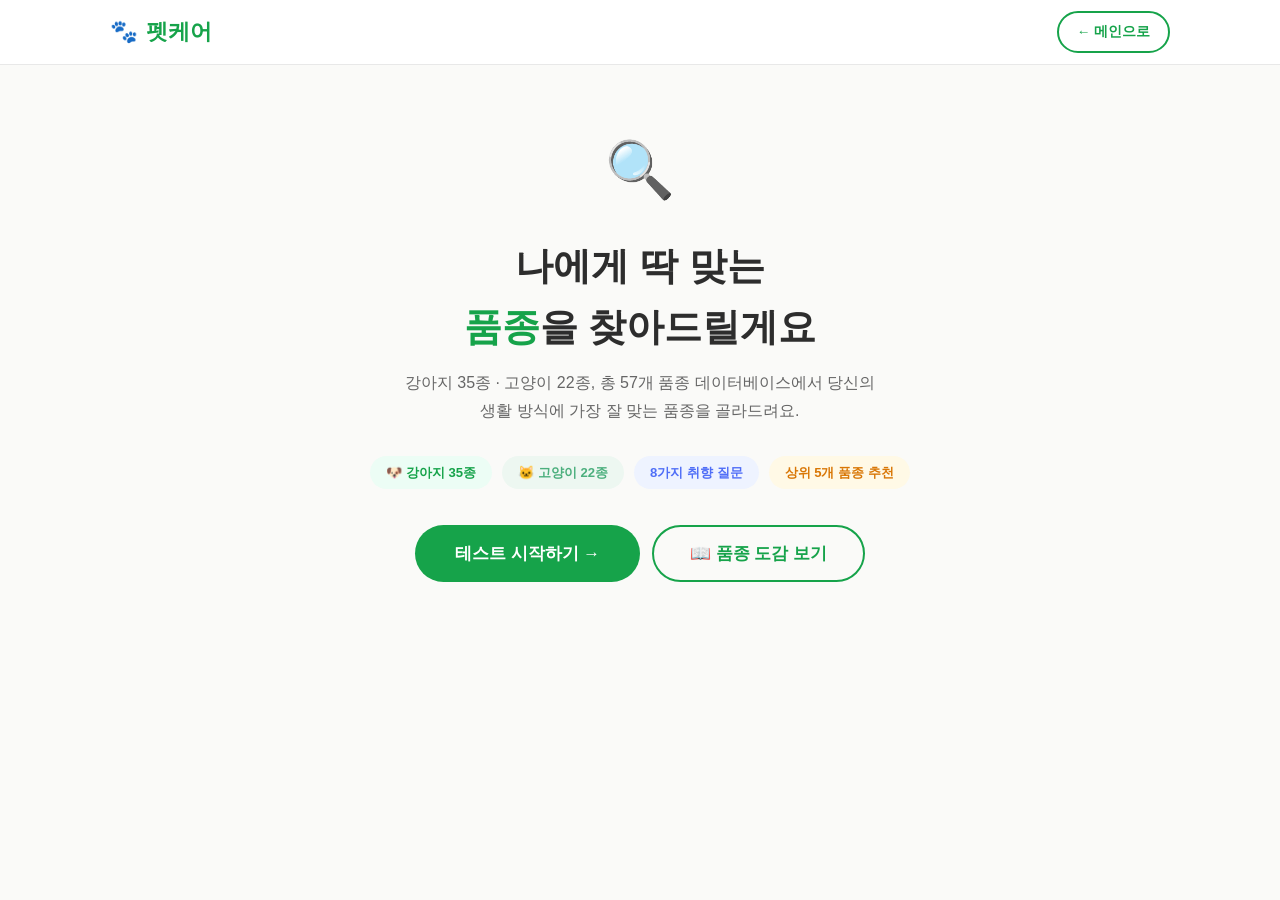
<file: petcare/breed-quiz.html>
<!DOCTYPE html>
<html lang="ko">
<head>
<meta charset="UTF-8">
<meta name="viewport" content="width=device-width, initial-scale=1.0">
<title>품종 추천 테스트 - 펫케어</title>
<style>
*,*::before,*::after{box-sizing:border-box;margin:0;padding:0}
:root{--primary:#16a34a;--primary-d:#15803d;--secondary:#4CAF7D;--accent:#FFC107;--bg:#FAFAF8;--bg-card:#FFF;--text:#2D2D2D;--text-sub:#666;--border:#E8E8E8;--shadow:0 4px 20px rgba(0,0,0,.08);--radius:16px}
html{scroll-behavior:smooth}
body{font-family:'Pretendard','Apple SD Gothic Neo',sans-serif;background:var(--bg);color:var(--text);line-height:1.6;min-height:100vh}
a{text-decoration:none;color:inherit}
/* NAV */
header{position:sticky;top:0;z-index:100;background:rgba(255,255,255,.93);backdrop-filter:blur(12px);border-bottom:1px solid var(--border)}
nav{display:flex;align-items:center;justify-content:space-between;height:64px;max-width:1100px;margin:0 auto;padding:0 20px}
.logo{font-size:1.4rem;font-weight:900;color:var(--primary);display:flex;align-items:center;gap:8px}
.btn{display:inline-block;padding:10px 24px;border-radius:999px;font-size:.9rem;font-weight:700;cursor:pointer;border:none;transition:all .2s}
.btn-primary{background:var(--primary);color:#fff}
.btn-primary:hover{background:var(--primary-d);transform:translateY(-1px)}
.btn-outline{background:transparent;color:var(--primary);border:2px solid var(--primary)}
.btn-outline:hover{background:var(--primary);color:#fff}
/* LAYOUT */
.page{max-width:760px;margin:0 auto;padding:40px 20px 80px}
/* PROGRESS */
.progress-wrap{margin-bottom:32px}
.progress-meta{display:flex;justify-content:space-between;align-items:center;margin-bottom:8px;font-size:.85rem;color:var(--text-sub)}
.progress-meta strong{color:var(--primary)}
.progress-bar-bg{background:#F0F0F0;border-radius:999px;height:8px;overflow:hidden}
.progress-bar-fill{background:linear-gradient(90deg,var(--primary),#22c55e);height:100%;border-radius:999px;transition:width .4s ease}
/* CANDIDATE COUNTER */
.candidate-badge{display:inline-flex;align-items:center;gap:6px;background:#ecfdf5;border:1.5px solid #bbf7d0;border-radius:999px;padding:5px 14px;font-size:.82rem;font-weight:700;color:var(--primary);margin-bottom:28px}
.candidate-num{font-size:1.1rem;font-weight:900}
/* STEP */
.step{display:none}
.step.active{display:block;animation:fadeUp .3s ease}
@keyframes fadeUp{from{opacity:0;transform:translateY(12px)}to{opacity:1;transform:translateY(0)}}
.step-label{font-size:.8rem;font-weight:700;color:var(--text-sub);text-transform:uppercase;letter-spacing:.05em;margin-bottom:10px}
.step-q{font-size:1.7rem;font-weight:900;line-height:1.3;margin-bottom:6px}
.step-hint{font-size:.9rem;color:var(--text-sub);margin-bottom:28px}
/* CHOICE GRID */
.choice-grid{display:grid;gap:14px}
.choice-grid.col2{grid-template-columns:1fr 1fr}
.choice-grid.col3{grid-template-columns:repeat(3,1fr)}
.choice-card{background:#fff;border:2px solid var(--border);border-radius:18px;padding:22px 18px;cursor:pointer;transition:all .22s;text-align:center}
.choice-card:hover{border-color:var(--primary);background:#ecfdf5;transform:translateY(-2px);box-shadow:0 6px 20px rgba(0, 0, 0,.12)}
.choice-card.selected{border-color:var(--primary);background:#ecfdf5}
.choice-icon{font-size:2.4rem;margin-bottom:10px}
.choice-title{font-size:1rem;font-weight:800;margin-bottom:4px}
.choice-desc{font-size:.8rem;color:var(--text-sub);line-height:1.4}
/* MULTI SELECT */
.multi-hint{font-size:.82rem;color:var(--secondary);margin-bottom:12px;font-weight:600}
.choice-card.multi-card{text-align:left;display:flex;align-items:center;gap:14px;padding:16px 20px}
.choice-card.multi-card .choice-icon{font-size:1.6rem;margin:0;flex-shrink:0}
.choice-card.multi-card .choice-title{font-size:.92rem;margin-bottom:2px}
.multi-check{width:22px;height:22px;border-radius:6px;border:2px solid var(--border);display:flex;align-items:center;justify-content:center;margin-left:auto;flex-shrink:0;transition:all .2s}
.choice-card.selected .multi-check{background:var(--primary);border-color:var(--primary);color:#fff}
/* SPECIES CARDS big */
.species-grid{display:grid;grid-template-columns:1fr 1fr;gap:20px}
.species-card{background:#fff;border:3px solid var(--border);border-radius:24px;padding:36px 24px;cursor:pointer;text-align:center;transition:all .25s}
.species-card:hover,.species-card.selected{border-color:var(--primary);background:#ecfdf5;transform:scale(1.02);box-shadow:0 8px 32px rgba(0, 0, 0,.15)}
.species-emoji{font-size:4rem;margin-bottom:12px}
.species-title{font-size:1.3rem;font-weight:900;margin-bottom:6px}
.species-sub{font-size:.85rem;color:var(--text-sub)}
/* NAV BUTTONS */
.step-nav{display:flex;justify-content:space-between;align-items:center;margin-top:32px}
.btn-back{background:transparent;color:var(--text-sub);border:none;cursor:pointer;font-size:.9rem;font-weight:600;padding:10px 0;display:flex;align-items:center;gap:6px}
.btn-back:hover{color:var(--text)}
/* RESULTS */
#resultsScreen{display:none}
.results-header{text-align:center;margin-bottom:48px}
.results-header h2{font-size:2rem;font-weight:900;margin-bottom:8px}
.results-header p{color:var(--text-sub)}
.result-rank-label{display:flex;align-items:center;gap:10px;margin-bottom:14px;margin-top:32px}
.result-rank-label span{font-size:.85rem;font-weight:700;color:var(--text-sub)}
.result-rank-label::before,.result-rank-label::after{content:'';flex:1;height:1px;background:var(--border)}
/* BREED CARD */
.breed-card{background:#fff;border-radius:24px;padding:28px;box-shadow:var(--shadow);border:2px solid var(--border);margin-bottom:16px;transition:border-color .2s}
.breed-card.rank1{border-color:var(--primary);box-shadow:0 8px 32px rgba(0, 0, 0,.15)}
.breed-card-top{display:flex;align-items:flex-start;gap:20px}
.breed-emoji-wrap{width:72px;height:72px;border-radius:20px;background:linear-gradient(135deg,#ecfdf5,#f0fdf4);display:flex;align-items:center;justify-content:center;font-size:2.8rem;flex-shrink:0;position:relative}
.rank-badge{position:absolute;top:-8px;left:-8px;width:26px;height:26px;border-radius:50%;background:var(--primary);color:#fff;font-size:.75rem;font-weight:900;display:flex;align-items:center;justify-content:center}
.rank-badge.g{background:#C9A227}
.rank-badge.s{background:#8A8A8A}
.rank-badge.b{background:#A0602A}
.breed-info{flex:1}
.breed-names{margin-bottom:6px}
.breed-name-ko{font-size:1.3rem;font-weight:900}
.breed-name-eng{font-size:.82rem;color:var(--text-sub);margin-left:8px}
.breed-weight{font-size:.8rem;color:var(--text-sub);margin-bottom:6px}
.breed-desc{font-size:.88rem;color:var(--text-sub);line-height:1.6;margin-bottom:12px}
.match-circle{flex-shrink:0;text-align:center}
.match-pct{font-size:2rem;font-weight:900;color:var(--primary);line-height:1}
.match-label{font-size:.72rem;color:var(--text-sub);font-weight:600}
/* STATS */
.stat-grid{display:grid;grid-template-columns:repeat(2,1fr);gap:8px 20px;margin:16px 0}
.stat-row{display:flex;align-items:center;gap:8px}
.stat-label{font-size:.75rem;color:var(--text-sub);width:58px;flex-shrink:0}
.stat-bar{flex:1;background:#F0F0F0;border-radius:999px;height:6px;overflow:hidden}
.stat-fill{height:100%;border-radius:999px;transition:width .6s ease}
.stat-fill.orange{background:var(--primary)}
.stat-fill.green{background:var(--secondary)}
.stat-fill.blue{background:#4F6EF7}
.stat-fill.yellow{background:var(--accent)}
/* PROS CONS */
.pros-cons{display:grid;grid-template-columns:1fr 1fr;gap:12px;margin-top:16px}
.pros-box,.cons-box{padding:14px;border-radius:14px}
.pros-box{background:#EDF7F1}
.cons-box{background:#FFF5F5}
.pros-box h5{color:var(--secondary);font-size:.8rem;font-weight:800;margin-bottom:8px}
.cons-box h5{color:#E53935;font-size:.8rem;font-weight:800;margin-bottom:8px}
.pros-box li,.cons-box li{font-size:.8rem;color:var(--text);list-style:none;padding:2px 0;display:flex;gap:6px}
.pros-box li::before{content:'✓';color:var(--secondary);font-weight:700}
.cons-box li::before{content:'!';color:#E53935;font-weight:700}
/* CARE TIP */
.care-tip{margin-top:14px;padding:12px 16px;background:#FFF9E6;border-radius:12px;border-left:3px solid var(--accent);font-size:.82rem;color:#856404}
.care-tip strong{font-weight:700}
/* TOGGLE DETAIL */
.detail-toggle{font-size:.82rem;color:var(--primary);cursor:pointer;font-weight:600;margin-top:12px;display:inline-flex;align-items:center;gap:4px;border:none;background:none;padding:0}
.detail-panel{display:none;margin-top:12px}
.detail-panel.open{display:block}
/* REDO */
.results-footer{text-align:center;margin-top:48px;padding-top:32px;border-top:1px solid var(--border)}
.results-footer p{color:var(--text-sub);margin-bottom:16px}
/* INTRO */
#introScreen{text-align:center;padding:60px 20px}
#introScreen h1{font-size:2.4rem;font-weight:900;margin-bottom:12px}
#introScreen h1 em{color:var(--primary);font-style:normal}
#introScreen p{color:var(--text-sub);max-width:480px;margin:0 auto 32px;line-height:1.7}
.intro-tags{display:flex;gap:10px;justify-content:center;flex-wrap:wrap;margin-bottom:36px}
.intro-tag{padding:6px 16px;border-radius:999px;font-size:.82rem;font-weight:700}
/* CATALOG */
#catalogScreen{display:none;padding-bottom:60px}
.catalog-header{max-width:1100px;margin:0 auto;padding:40px 20px 20px;text-align:center}
.catalog-header h2{font-size:1.8rem;font-weight:900;margin-bottom:8px}
.catalog-header p{color:var(--text-sub);font-size:.9rem;margin-bottom:24px}
.filter-tabs{display:flex;gap:8px;justify-content:center;flex-wrap:wrap;margin-bottom:8px}
.filter-tab{padding:8px 20px;border-radius:999px;border:2px solid var(--border);background:#fff;font-size:.85rem;font-weight:700;cursor:pointer;transition:all .2s;color:var(--text-sub)}
.filter-tab.active{background:var(--primary);border-color:var(--primary);color:#fff}
.size-filters{display:flex;gap:6px;justify-content:center;margin-bottom:28px;flex-wrap:wrap}
.size-filter{padding:5px 14px;border-radius:999px;border:1.5px solid var(--border);background:#fff;font-size:.78rem;font-weight:600;cursor:pointer;color:var(--text-sub);transition:all .2s}
.size-filter.active{background:#ecfdf5;border-color:var(--primary);color:var(--primary)}
.catalog-grid{max-width:1100px;margin:0 auto;padding:0 20px;display:grid;grid-template-columns:repeat(auto-fill,minmax(170px,1fr));gap:16px}
.cat-card{background:#fff;border-radius:18px;padding:18px 14px;border:2px solid var(--border);cursor:pointer;transition:all .22s;text-align:center}
.cat-card:hover{border-color:var(--primary);transform:translateY(-3px);box-shadow:0 8px 24px rgba(0, 0, 0,.12)}
.cat-emoji{font-size:2.6rem;margin-bottom:8px}
.cat-name-ko{font-size:.95rem;font-weight:800;margin-bottom:2px}
.cat-name-en{font-size:.72rem;color:var(--text-sub);margin-bottom:6px}
.cat-meta{font-size:.75rem;color:var(--text-sub);margin-bottom:8px}
.cat-tags{display:flex;flex-wrap:wrap;gap:4px;justify-content:center;margin-bottom:8px}
.cat-tag{padding:2px 8px;border-radius:999px;font-size:.68rem;font-weight:700;background:#F5F5F5;color:var(--text-sub)}
.cat-tag.orange{background:#ecfdf5;color:var(--primary)}
.cat-tag.green{background:#EDF7F1;color:var(--secondary)}
.cat-tag.blue{background:#EEF3FF;color:#4F6EF7}
.cat-beginner{display:flex;justify-content:center;gap:2px}
.cat-star{font-size:.7rem}
/* BREED DETAIL MODAL */
.breed-modal-overlay{position:fixed;inset:0;background:rgba(0,0,0,.5);z-index:999;display:flex;align-items:center;justify-content:center;opacity:0;pointer-events:none;transition:opacity .3s;padding:20px}
.breed-modal-overlay.open{opacity:1;pointer-events:all}
.breed-modal{background:#fff;border-radius:24px;width:100%;max-width:520px;max-height:90vh;overflow-y:auto;position:relative;transform:scale(.92);transition:transform .3s}
.breed-modal-overlay.open .breed-modal{transform:scale(1)}
.breed-modal-img{width:100%;height:220px;object-fit:cover;border-radius:20px 20px 0 0;background:linear-gradient(135deg,#ecfdf5,#f0fdf4);display:flex;align-items:center;justify-content:center;font-size:5rem}
.breed-modal-img img{width:100%;height:220px;object-fit:cover;border-radius:20px 20px 0 0;display:none}
.breed-modal-body{padding:24px}
.breed-modal-close{position:absolute;top:14px;right:18px;width:32px;height:32px;border-radius:50%;background:rgba(0,0,0,.4);color:#fff;border:none;cursor:pointer;font-size:1rem;display:flex;align-items:center;justify-content:center;z-index:10}
.modal-name-ko{font-size:1.5rem;font-weight:900;margin-bottom:2px}
.modal-name-en{font-size:.85rem;color:var(--text-sub);margin-bottom:12px}
.modal-meta-row{display:flex;gap:16px;margin-bottom:14px;flex-wrap:wrap}
.modal-meta-item{font-size:.82rem;color:var(--text-sub)}.modal-meta-item strong{color:var(--text)}
.modal-tags{display:flex;gap:6px;flex-wrap:wrap;margin-bottom:16px}
.modal-tag{padding:4px 12px;border-radius:999px;font-size:.78rem;font-weight:700}
.modal-desc{font-size:.88rem;color:var(--text-sub);line-height:1.65;margin-bottom:16px}
.modal-stat-grid{display:grid;grid-template-columns:1fr 1fr;gap:8px 20px;margin-bottom:16px}
.modal-pros-cons{display:grid;grid-template-columns:1fr 1fr;gap:10px;margin-bottom:14px}
.m-pros,.m-cons{padding:12px;border-radius:12px}
.m-pros{background:#EDF7F1}.m-cons{background:#FFF5F5}
.m-pros h5{color:var(--secondary);font-size:.78rem;font-weight:800;margin-bottom:6px}
.m-cons h5{color:#E53935;font-size:.78rem;font-weight:800;margin-bottom:6px}
.m-pros li,.m-cons li{font-size:.78rem;list-style:none;padding:2px 0;display:flex;gap:5px}
.m-pros li::before{content:'✓';color:var(--secondary);font-weight:700}
.m-cons li::before{content:'!';color:#E53935;font-weight:700}
.modal-care{padding:12px 14px;background:#FFF9E6;border-radius:12px;border-left:3px solid var(--accent);font-size:.82rem;color:#856404}
@media(max-width:640px){.col2,.col3,.species-grid,.pros-cons,.stat-grid,.modal-pros-cons,.modal-stat-grid{grid-template-columns:1fr}.step-q{font-size:1.35rem}.breed-card-top{flex-wrap:wrap}.match-circle{align-self:flex-start}.catalog-grid{grid-template-columns:repeat(auto-fill,minmax(140px,1fr))}}
</style>
</head>
<body>

<header>
  <nav>
    <a class="logo" href="index.html"><span>🐾</span> 펫케어</a>
    <a href="index.html" class="btn btn-outline" style="font-size:.85rem;padding:8px 18px">← 메인으로</a>
  </nav>
</header>

<!-- INTRO -->
<div class="page" id="introScreen">
  <div style="font-size:3.5rem;margin-bottom:20px">🔍</div>
  <h1>나에게 딱 맞는<br><em>품종</em>을 찾아드릴게요</h1>
  <p>강아지 35종 · 고양이 22종, 총 57개 품종 데이터베이스에서 당신의 생활 방식에 가장 잘 맞는 품종을 골라드려요.</p>
  <div class="intro-tags">
    <span class="intro-tag" style="background:#ecfdf5;color:var(--primary)">🐶 강아지 35종</span>
    <span class="intro-tag" style="background:#EDF7F1;color:var(--secondary)">🐱 고양이 22종</span>
    <span class="intro-tag" style="background:#EEF3FF;color:#4F6EF7">8가지 취향 질문</span>
    <span class="intro-tag" style="background:#FFF9E6;color:#D97706">상위 5개 품종 추천</span>
  </div>
  <div style="display:flex;gap:12px;justify-content:center;flex-wrap:wrap">
    <button class="btn btn-primary" style="font-size:1.05rem;padding:15px 40px" onclick="startQuiz()">테스트 시작하기 →</button>
    <button class="btn btn-outline" style="font-size:1.05rem;padding:15px 36px" onclick="showCatalog()">📖 품종 도감 보기</button>
  </div>
</div>

<!-- CATALOG -->
<div id="catalogScreen">
  <div class="catalog-header">
    <h2>🐾 품종 도감</h2>
    <p>강아지 35종 · 고양이 22종 — 클릭하면 자세한 특징을 볼 수 있어요</p>
    <div class="filter-tabs">
      <button class="filter-tab active" onclick="filterCatalog('all',this)">전체 57종</button>
      <button class="filter-tab" onclick="filterCatalog('dog',this)">🐶 강아지 35종</button>
      <button class="filter-tab" onclick="filterCatalog('cat',this)">🐱 고양이 22종</button>
    </div>
    <div class="size-filters" id="sizeFilters">
      <button class="size-filter active" onclick="filterSize('all',this)">전체 크기</button>
      <button class="size-filter" onclick="filterSize('tiny',this)">초소형</button>
      <button class="size-filter" onclick="filterSize('small',this)">소형</button>
      <button class="size-filter" onclick="filterSize('medium',this)">중형</button>
      <button class="size-filter" onclick="filterSize('large',this)">대형·초대형</button>
    </div>
  </div>
  <div class="catalog-grid" id="catalogGrid"></div>
  <div style="text-align:center;margin-top:36px;padding-bottom:40px">
    <button class="btn btn-primary" style="margin-right:12px" onclick="startQuiz()">맞춤 테스트 시작 →</button>
    <button class="btn btn-outline" onclick="showScreen('introScreen')">← 처음으로</button>
  </div>
</div>

<!-- BREED DETAIL MODAL -->
<div class="breed-modal-overlay" id="breedModal" onclick="if(event.target===this)closeModal()">
  <div class="breed-modal">
    <button class="breed-modal-close" onclick="closeModal()">✕</button>
    <div class="breed-modal-img" id="modalImgWrap">
      <img id="modalImg" alt="breed">
      <span id="modalImgEmoji" style="font-size:5rem"></span>
    </div>
    <div class="breed-modal-body">
      <div class="modal-name-ko" id="modalNameKo"></div>
      <div class="modal-name-en" id="modalNameEn"></div>
      <div class="modal-meta-row" id="modalMeta"></div>
      <div class="modal-tags" id="modalTags"></div>
      <div class="modal-desc" id="modalDesc"></div>
      <div class="modal-stat-grid" id="modalStats"></div>
      <div class="modal-pros-cons" id="modalProsCons"></div>
      <div class="modal-care" id="modalCare"></div>
      <div style="margin-top:16px;display:flex;gap:10px;flex-wrap:wrap">
        <button class="btn btn-primary" style="font-size:.85rem;flex:1" onclick="startQuizWith()">이 동물 기준으로 테스트 →</button>
        <a href="index.html#pre-adoption" class="btn btn-outline" style="font-size:.85rem;flex:1;text-align:center">케어 가이드 보기</a>
      </div>
    </div>
  </div>
</div>

<!-- QUIZ -->
<div class="page" id="quizScreen" style="display:none">
  <div class="progress-wrap">
    <div class="progress-meta">
      <span>질문 <strong id="stepNum">1</strong> / <span id="totalSteps">8</span></span>
      <span id="candidateCount" class="candidate-badge"><span>🐾</span> 후보 <span class="candidate-num" id="candNum">57</span>종</span>
    </div>
    <div class="progress-bar-bg"><div class="progress-bar-fill" id="progressFill" style="width:12%"></div></div>
  </div>

  <!-- STEP 1: SPECIES -->
  <div class="step active" id="step-1">
    <div class="step-label">STEP 1</div>
    <div class="step-q">어떤 동물을 키울까요?</div>
    <div class="step-hint">이후 질문은 선택한 종류에 맞게 조정돼요</div>
    <div class="species-grid">
      <div class="species-card" onclick="selectSpecies('dog',this)">
        <div class="species-emoji">🐶</div>
        <div class="species-title">강아지</div>
        <div class="species-sub">35개 품종 보유<br>소형 ~ 대형</div>
      </div>
      <div class="species-card" onclick="selectSpecies('cat',this)">
        <div class="species-emoji">🐱</div>
        <div class="species-title">고양이</div>
        <div class="species-sub">22개 품종 보유<br>단모 ~ 장모</div>
      </div>
    </div>
    <div class="step-nav"><span></span></div>
  </div>

  <!-- STEP 2: SPACE -->
  <div class="step" id="step-2">
    <div class="step-label">STEP 2</div>
    <div class="step-q">현재 주거 환경은 어떤가요?</div>
    <div class="step-hint">반려동물이 지내는 공간 크기가 중요해요</div>
    <div class="choice-grid col2">
      <div class="choice-card" onclick="select(this,'space','studio')">
        <div class="choice-icon">🏠</div>
        <div class="choice-title">소형 원룸 / 오피스텔</div>
        <div class="choice-desc">20평 이하, 공간이 협소함</div>
      </div>
      <div class="choice-card" onclick="select(this,'space','apartment')">
        <div class="choice-icon">🏢</div>
        <div class="choice-title">일반 아파트</div>
        <div class="choice-desc">20~40평, 베란다 없거나 협소</div>
      </div>
      <div class="choice-card" onclick="select(this,'space','large_apt')">
        <div class="choice-icon">🏬</div>
        <div class="choice-title">넓은 아파트 / 빌라</div>
        <div class="choice-desc">40평 이상, 공간 여유 있음</div>
      </div>
      <div class="choice-card" onclick="select(this,'space','house')">
        <div class="choice-icon">🏡</div>
        <div class="choice-title">마당 있는 주택</div>
        <div class="choice-desc">야외 공간 활용 가능</div>
      </div>
    </div>
    <div class="step-nav"><button class="btn-back" onclick="prevStep()">← 이전</button></div>
  </div>

  <!-- STEP 3: ACTIVITY -->
  <div class="step" id="step-3">
    <div class="step-label">STEP 3</div>
    <div class="step-q" id="step3q">하루에 운동·놀이에 쓸 수 있는 시간은?</div>
    <div class="step-hint">산책, 함께 노는 시간을 솔직하게 선택해요</div>
    <div class="choice-grid col2">
      <div class="choice-card" onclick="select(this,'activity',1)">
        <div class="choice-icon">😴</div>
        <div class="choice-title">30분 미만</div>
        <div class="choice-desc">매우 바쁜 편, 주말 활용</div>
      </div>
      <div class="choice-card" onclick="select(this,'activity',2)">
        <div class="choice-icon">🚶</div>
        <div class="choice-title">30분~1시간</div>
        <div class="choice-desc">매일 짧은 산책 가능</div>
      </div>
      <div class="choice-card" onclick="select(this,'activity',3)">
        <div class="choice-icon">🏃</div>
        <div class="choice-title">1~2시간</div>
        <div class="choice-desc">충분한 야외 활동 가능</div>
      </div>
      <div class="choice-card" onclick="select(this,'activity',4)">
        <div class="choice-icon">⚡</div>
        <div class="choice-title">2시간 이상</div>
        <div class="choice-desc">매우 활동적, 함께 달리고 싶음</div>
      </div>
    </div>
    <div class="step-nav"><button class="btn-back" onclick="prevStep()">← 이전</button></div>
  </div>

  <!-- STEP 4: SHEDDING -->
  <div class="step" id="step-4">
    <div class="step-label">STEP 4</div>
    <div class="step-q">털 빠짐과 알러지에 대해서는?</div>
    <div class="step-hint">청소 빈도와 알러지 여부를 고려해주세요</div>
    <div class="choice-grid col2">
      <div class="choice-card" onclick="select(this,'shedding','any')">
        <div class="choice-icon">😎</div>
        <div class="choice-title">전혀 신경 안 써요</div>
        <div class="choice-desc">털은 사랑의 증거, 청소 열심히 할게요</div>
      </div>
      <div class="choice-card" onclick="select(this,'shedding','some')">
        <div class="choice-icon">🙂</div>
        <div class="choice-title">조금 있어도 괜찮아요</div>
        <div class="choice-desc">많지 않으면 감당 가능</div>
      </div>
      <div class="choice-card" onclick="select(this,'shedding','minimal')">
        <div class="choice-icon">😬</div>
        <div class="choice-title">최대한 적게 원해요</div>
        <div class="choice-desc">청소가 너무 힘들 것 같음</div>
      </div>
      <div class="choice-card" onclick="select(this,'shedding','allergy')">
        <div class="choice-icon">🤧</div>
        <div class="choice-title">알러지가 있어요</div>
        <div class="choice-desc">저알러지 품종이 반드시 필요</div>
      </div>
    </div>
    <div class="step-nav"><button class="btn-back" onclick="prevStep()">← 이전</button></div>
  </div>

  <!-- STEP 5: EXPERIENCE -->
  <div class="step" id="step-5">
    <div class="step-label">STEP 5</div>
    <div class="step-q">반려동물 키워본 경험이 있나요?</div>
    <div class="step-hint">솔직하게 선택할수록 더 잘 맞는 품종을 찾을 수 있어요</div>
    <div class="choice-grid col3">
      <div class="choice-card" onclick="select(this,'experience','beginner')">
        <div class="choice-icon">🌱</div>
        <div class="choice-title">완전 처음이에요</div>
        <div class="choice-desc">반려동물을 키워본 적 없음</div>
      </div>
      <div class="choice-card" onclick="select(this,'experience','some')">
        <div class="choice-icon">🌿</div>
        <div class="choice-title">어릴 때 있어요</div>
        <div class="choice-desc">집에서 키운 경험 있음</div>
      </div>
      <div class="choice-card" onclick="select(this,'experience','expert')">
        <div class="choice-icon">🌳</div>
        <div class="choice-title">경험이 많아요</div>
        <div class="choice-desc">훈련, 케어 자신 있음</div>
      </div>
    </div>
    <div class="step-nav"><button class="btn-back" onclick="prevStep()">← 이전</button></div>
  </div>

  <!-- STEP 6: PERSONALITY -->
  <div class="step" id="step-6">
    <div class="step-label">STEP 6</div>
    <div class="step-q">어떤 성격을 원하나요?</div>
    <div class="step-hint">당신의 라이프스타일과 가장 잘 맞는 것을 선택해요</div>
    <div class="choice-grid col2">
      <div class="choice-card" onclick="select(this,'personality','affectionate')">
        <div class="choice-icon">🥰</div>
        <div class="choice-title">항상 내 곁에 있는 애교쟁이</div>
        <div class="choice-desc">스킨십을 좋아하고 항상 붙어다니는</div>
      </div>
      <div class="choice-card" onclick="select(this,'personality','independent')">
        <div class="choice-icon">😏</div>
        <div class="choice-title">독립적이고 자기 페이스로</div>
        <div class="choice-desc">간섭 없이 각자 편하게 생활</div>
      </div>
      <div class="choice-card" onclick="select(this,'personality','quiet')">
        <div class="choice-icon">😌</div>
        <div class="choice-title">조용하고 차분한</div>
        <div class="choice-desc">느긋하고 안정적인 성격</div>
      </div>
      <div class="choice-card" onclick="select(this,'personality','energetic')">
        <div class="choice-icon">💪</div>
        <div class="choice-title">활발하고 에너지 넘치는</div>
        <div class="choice-desc">같이 뛰고 놀 에너지 많은</div>
      </div>
    </div>
    <div class="step-nav"><button class="btn-back" onclick="prevStep()">← 이전</button></div>
  </div>

  <!-- STEP 7: SIZE (강아지만, 고양이는 스킵) -->
  <div class="step" id="step-7">
    <div class="step-label">STEP 7</div>
    <div class="step-q">선호하는 크기가 있나요?</div>
    <div class="step-hint">강아지는 크기에 따라 생활 패턴이 크게 달라요</div>
    <div class="choice-grid col2">
      <div class="choice-card" onclick="select(this,'size','small')">
        <div class="choice-icon">🐾</div>
        <div class="choice-title">소형견 (10kg 미만)</div>
        <div class="choice-desc">안고 다니기 편하고 공간 효율적</div>
      </div>
      <div class="choice-card" onclick="select(this,'size','medium')">
        <div class="choice-icon">🐕</div>
        <div class="choice-title">중형견 (10~25kg)</div>
        <div class="choice-desc">산책하기 좋은 적당한 크기</div>
      </div>
      <div class="choice-card" onclick="select(this,'size','large')">
        <div class="choice-icon">🦮</div>
        <div class="choice-title">대형견 (25kg 이상)</div>
        <div class="choice-desc">웅장하고 든든한 대형견</div>
      </div>
      <div class="choice-card" onclick="select(this,'size','any')">
        <div class="choice-icon">❓</div>
        <div class="choice-title">상관없어요</div>
        <div class="choice-desc">크기보다 성격이 중요해요</div>
      </div>
    </div>
    <div class="step-nav"><button class="btn-back" onclick="prevStep()">← 이전</button></div>
  </div>

  <!-- STEP 8: PRIORITIES (multi-select) -->
  <div class="step" id="step-8">
    <div class="step-label">STEP 8</div>
    <div class="step-q">중요하게 생각하는 항목은?</div>
    <div class="multi-hint">여러 개 선택 가능해요 (최대 3개)</div>
    <div class="choice-grid" id="priorityGrid">
      <div class="choice-card multi-card" onclick="togglePriority(this,'trainable')">
        <div class="choice-icon">🎓</div>
        <div><div class="choice-title">훈련하기 쉬운</div><div class="choice-desc">앉아, 기다려 등 기본 훈련이 잘 되는</div></div>
        <div class="multi-check">✓</div>
      </div>
      <div class="choice-card multi-card" onclick="togglePriority(this,'family')">
        <div class="choice-icon">👨‍👩‍👧</div>
        <div><div class="choice-title">아이 · 가족과 친화적인</div><div class="choice-desc">아이, 어르신 등 모든 가족과 잘 어울림</div></div>
        <div class="multi-check">✓</div>
      </div>
      <div class="choice-card multi-card" onclick="togglePriority(this,'quiet')">
        <div class="choice-icon">🔇</div>
        <div><div class="choice-title">짖음 · 소음이 적은</div><div class="choice-desc">층간 소음 걱정 없는 조용한 품종</div></div>
        <div class="multi-check">✓</div>
      </div>
      <div class="choice-card multi-card" onclick="togglePriority(this,'low_grooming')">
        <div class="choice-icon">✂️</div>
        <div><div class="choice-title">미용 · 그루밍 비용이 적은</div><div class="choice-desc">셀프 관리가 가능하거나 비용이 낮은</div></div>
        <div class="multi-check">✓</div>
      </div>
      <div class="choice-card multi-card" onclick="togglePriority(this,'healthy')">
        <div class="choice-icon">💪</div>
        <div><div class="choice-title">건강하고 의료비 걱정 적은</div><div class="choice-desc">유전 질환이 적고 강건한 체질</div></div>
        <div class="multi-check">✓</div>
      </div>
      <div class="choice-card multi-card" onclick="togglePriority(this,'hypoallergenic')">
        <div class="choice-icon">🤧</div>
        <div><div class="choice-title">알러지 걱정 없는</div><div class="choice-desc">저알러지 또는 털 빠짐이 거의 없는</div></div>
        <div class="multi-check">✓</div>
      </div>
    </div>
    <div class="step-nav">
      <button class="btn-back" onclick="prevStep()">← 이전</button>
      <button class="btn btn-primary" onclick="showResults()">결과 보기 →</button>
    </div>
  </div>
</div>

<!-- RESULTS -->
<div class="page" id="resultsScreen">
  <div class="results-header">
    <div style="font-size:2.5rem;margin-bottom:12px">🎉</div>
    <h2>추천 품종 결과예요!</h2>
    <p id="resultsSubtitle">총 57개 품종에서 당신에게 맞는 품종을 찾았어요</p>
  </div>
  <div id="resultsBody"></div>
  <div class="results-footer">
    <p>결과가 마음에 들지 않나요? 다시 테스트해보세요</p>
    <button class="btn btn-outline" onclick="resetQuiz()">다시 테스트하기</button>
    <a href="index.html" class="btn btn-primary" style="margin-left:12px">케어 서비스 이용하기 →</a>
  </div>
</div>

<script>
// =====================================================================
// BREED DATABASE
// =====================================================================
const BREEDS = [
  // ========== 강아지 ==========
  {species:'dog',id:'maltese',name:'말티즈',eng:'Maltese',emoji:'🐩',size:'tiny',weight:'2~4kg',activity:2,shedding:1,beginner:5,apartment:true,affection:5,independent:1,quiet:3,grooming:4,family:4,trainable:3,health:3,hypo:true,desc:'새하얀 실크 털의 작고 우아한 반려견. 사람 곁에 항상 있고 싶어하는 충직한 친구.',pros:['저알러지 — 털 빠짐 극소','아파트 최적화 소형견','애교가 넘치고 주인만 바라봄'],cons:['분리불안 생기기 쉬움','정기 미용 비용 높음','눈물자국 관리 필요'],care:'매일 빗질 필수. 눈물자국은 전용 클리너로 닦아주세요.'},
  {species:'dog',id:'pomeranian',name:'포메라니안',eng:'Pomeranian',emoji:'🦊',size:'tiny',weight:'2~3.5kg',activity:3,shedding:3,beginner:3,apartment:true,affection:4,independent:2,quiet:2,grooming:3,family:3,trainable:3,health:3,hypo:false,desc:'솜뭉치 같은 풍성한 털과 여우 같은 얼굴. 호기심 넘치고 활발한 성격.',pros:['독특하고 귀여운 외모','활발하고 장난기 많음','소형이라 어디든 편리'],cons:['털 빠짐 상당함','짖음 잦은 편','기관지 허탈증 주의'],care:'더블코트라 주 2-3회 빗질을 권장합니다.'},
  {species:'dog',id:'chihuahua',name:'치와와',eng:'Chihuahua',emoji:'🐕',size:'tiny',weight:'1.5~3kg',activity:2,shedding:2,beginner:3,apartment:true,affection:4,independent:2,quiet:2,grooming:1,family:2,trainable:2,health:4,hypo:false,desc:'세상에서 가장 작은 견종 중 하나. 용감하고 자신감 넘치며 주인에게 매우 충성스러움.',pros:['그루밍 비용 거의 없음','매우 건강하고 장수','주인에게 극도로 충성'],cons:['낯선 사람·아이에게 경계심 강함','추위에 취약','고집 세 훈련 어려움'],care:'소형이지만 추위에 약해요. 겨울에 옷을 꼭 입혀주세요.'},
  {species:'dog',id:'yorkshire',name:'요크셔테리어',eng:'Yorkshire Terrier',emoji:'🐕',size:'tiny',weight:'2~3.5kg',activity:3,shedding:1,beginner:3,apartment:true,affection:4,independent:2,quiet:2,grooming:4,family:3,trainable:3,health:3,hypo:true,desc:'실크 같은 긴 털과 당당한 성격. 소형이지만 테리어 특유의 용감함.',pros:['저알러지 — 털 빠짐 적음','용감하고 당당한 성격','소형으로 공간 제약 없음'],cons:['정기 미용 필수','짖음 잦음','고집 세기도 함'],care:'짧게 자르면 2~3개월마다, 길게 기르면 매일 빗질이 필요해요.'},
  {species:'dog',id:'dachshund',name:'닥스훈트',eng:'Dachshund',emoji:'🌭',size:'small',weight:'4~9kg',activity:3,shedding:2,beginner:3,apartment:true,affection:4,independent:3,quiet:2,grooming:2,family:3,trainable:2,health:2,hypo:false,desc:'소시지처럼 긴 몸통이 특징. 사냥개 출신으로 용감하고 고집스러운 성격.',pros:['독특하고 귀여운 외모','작지만 용감한 성격','소형으로 아파트 가능'],cons:['척추 디스크 문제 흔함','고집 세 훈련 어려움','계단·점프 주의'],care:'척추 보호를 위해 소파·계단 오르내림을 최소화하세요.'},
  {species:'dog',id:'shih_tzu',name:'시추',eng:'Shih Tzu',emoji:'🐩',size:'small',weight:'4~8kg',activity:2,shedding:1,beginner:5,apartment:true,affection:5,independent:2,quiet:4,grooming:3,family:5,trainable:3,health:3,hypo:true,desc:'왕족의 반려견으로 불린 우아한 강아지. 온순하고 친화적이며 모든 가족을 사랑함.',pros:['초보자에게 최적','가족 모두와 잘 어울림','저알러지'],cons:['눈·눈물자국 관리 필요','더위에 약함','정기 미용 필요'],care:'단두종이라 더위에 매우 취약해요. 여름철 온도 관리 필수.'},
  {species:'dog',id:'bichon',name:'비숑프리제',eng:'Bichon Frise',emoji:'☁️',size:'small',weight:'5~7kg',activity:3,shedding:1,beginner:5,apartment:true,affection:5,independent:2,quiet:4,grooming:4,family:5,trainable:4,health:4,hypo:true,desc:'하얀 구름 같은 동그란 털이 특징. 항상 밝고 유쾌한 성격으로 모두를 행복하게 해줌.',pros:['저알러지 — 털 빠짐 거의 없음','항상 밝고 활발함','훈련하기 쉬운 편'],cons:['정기 미용 비용 발생','분리불안 주의','치아 질환 취약'],care:'곱슬털이라 엉킴이 생겨요. 주 2-3회 빗질 필수.'},
  {species:'dog',id:'toy_poodle',name:'토이푸들',eng:'Toy Poodle',emoji:'🐩',size:'tiny',weight:'2~4kg',activity:3,shedding:1,beginner:5,apartment:true,affection:5,independent:2,quiet:3,grooming:4,family:5,trainable:5,health:4,hypo:true,desc:'푸들 중 가장 작은 종. 매우 영리하고 훈련성이 뛰어나며 사람을 좋아함.',pros:['저알러지 — 털 빠짐 없음','지능 매우 높아 훈련 쉬움','다양한 미용 스타일 가능'],cons:['정기 미용 비용 높음','분리불안 쉽게 생김','관절 건강 주의'],care:'매우 영리해서 지루함을 느끼기 쉬워요. 정신적 자극이 중요합니다.'},
  {species:'dog',id:'french_bulldog',name:'프렌치불독',eng:'French Bulldog',emoji:'🐾',size:'small',weight:'8~13kg',activity:2,shedding:2,beginner:4,apartment:true,affection:5,independent:3,quiet:4,grooming:2,family:5,trainable:3,health:2,hypo:false,desc:'배트 같은 귀와 뭉툭한 코가 매력적. 유머러스하고 충직한 성격으로 도시 반려인에게 인기.',pros:['운동량 적어 바쁜 사람에게 적합','짖음 적은 편','귀엽고 독특한 외모'],cons:['호흡기 문제 주의 (단두종)','더위에 매우 취약','의료비 높을 수 있음'],care:'단두종이라 더운 날 야외 활동을 피하고, 비행기 탑승 시 규정 확인 필요.'},
  {species:'dog',id:'pug',name:'퍼그',eng:'Pug',emoji:'🐾',size:'small',weight:'6~9kg',activity:2,shedding:3,beginner:4,apartment:true,affection:5,independent:3,quiet:4,grooming:2,family:5,trainable:2,health:2,hypo:false,desc:'주름진 얼굴과 동그란 눈이 매력적. 고집스럽지만 사랑스럽고 유머러스한 성격.',pros:['짖음 거의 없음','사람 매우 좋아하고 친화적','사교성 뛰어남'],cons:['털 빠짐 있는 편','호흡기·눈 건강 주의','더위에 취약'],care:'주름 사이 습기 주의 — 매일 닦아주세요. 과체중 방지에 신경 써요.'},
  {species:'dog',id:'papillon',name:'파피용',eng:'Papillon',emoji:'🦋',size:'tiny',weight:'3~5kg',activity:3,shedding:2,beginner:4,apartment:true,affection:4,independent:2,quiet:3,grooming:2,family:4,trainable:5,health:4,hypo:false,desc:'나비 같은 귀가 아름다운 우아한 소형견. 소형견 중 지능이 가장 높은 편.',pros:['지능 매우 높아 훈련 능력 최상','그루밍 외모에 비해 간단','활발하고 영리함'],cons:['에너지 많아 충분한 놀이 필요','작아서 부상 위험','짖음 관리 필요'],care:'에너지가 넘쳐요. 매일 충분한 놀이와 정신 자극이 필요합니다.'},
  {species:'dog',id:'havanese',name:'하바네즈',eng:'Havanese',emoji:'🐕',size:'small',weight:'3~6kg',activity:3,shedding:1,beginner:5,apartment:true,affection:5,independent:2,quiet:4,grooming:3,family:5,trainable:4,health:4,hypo:true,desc:'쿠바의 국견으로 항상 행복하고 사교적인 성격. 모든 연령대와 잘 어울림.',pros:['저알러지','초보자에게 최적','모든 가족과 잘 어울리는 사교성'],cons:['분리불안 취약','정기 미용 필요','눈 건강 관리 필요'],care:'사람과 함께하는 것을 좋아해요. 혼자 두는 시간을 최소화해 주세요.'},
  {species:'dog',id:'boston_terrier',name:'보스턴테리어',eng:'Boston Terrier',emoji:'🐕',size:'small',weight:'5~11kg',activity:3,shedding:2,beginner:4,apartment:true,affection:4,independent:3,quiet:3,grooming:1,family:4,trainable:4,health:2,hypo:false,desc:'"아메리칸 젠틀맨"이라 불리는 점잖고 친절한 성격. 흑백의 정장 같은 코트가 특징.',pros:['그루밍 비용 거의 없음','다양한 환경에 잘 적응','훈련하기 쉬운 편'],cons:['단두종 호흡기 주의','눈 부상 주의 (눈이 큼)','더위에 약함'],care:'단두종이라 코골이와 방귀가 있을 수 있어요.'},
  {species:'dog',id:'corgi',name:'웰시코기',eng:'Welsh Corgi Pembroke',emoji:'🐕',size:'small',weight:'10~14kg',activity:4,shedding:4,beginner:4,apartment:true,affection:5,independent:3,quiet:3,grooming:2,family:5,trainable:5,health:3,hypo:false,desc:'짧은 다리와 커다란 귀가 귀여운 목동 개. 영국 여왕의 사랑을 받은 영특하고 충성스러운 견종.',pros:['영리하고 훈련 잘 됨','사교적이고 가족을 매우 좋아함','활발하고 에너지 넘침'],cons:['털 빠짐 매우 많음','매일 운동 필수','발 뒤꿈치를 물 수 있음 (목동 본능)'],care:'털 빠짐이 많아요. 로봇청소기를 구매하시는 것을 추천합니다.'},
  {species:'dog',id:'beagle',name:'비글',eng:'Beagle',emoji:'🐕',size:'medium',weight:'10~18kg',activity:4,shedding:3,beginner:3,apartment:false,affection:5,independent:3,quiet:2,grooming:1,family:5,trainable:2,health:4,hypo:false,desc:'귀엽고 동글동글한 얼굴에 항상 행복한 표정. 에너지 넘치고 탐구심 강한 사냥개.',pros:['건강하고 튼튼한 체질','가족·아이들 매우 좋아함','그루밍 간단'],cons:['짖음·하울링 잦음','고집 세 훈련 어려움','충분한 운동 필수 (아파트 비추)'],care:'냄새 맡기를 매우 좋아해요. 줄 관리 필수 — 달아날 수 있어요.'},
  {species:'dog',id:'cocker_spaniel',name:'코커스패니얼',eng:'Cocker Spaniel',emoji:'🐕',size:'medium',weight:'11~14kg',activity:3,shedding:3,beginner:4,apartment:true,affection:5,independent:2,quiet:3,grooming:4,family:5,trainable:4,health:3,hypo:false,desc:'비단 같은 긴 털과 처진 귀가 우아한 사냥개. 유순하고 애정이 넘치는 가족견.',pros:['온순하고 부드러운 성격','가족 모두와 잘 어울림','훈련성 좋음'],cons:['귀 감염 잦음 — 청소 필수','정기 미용 필요','분리불안 주의'],care:'처진 귀 안쪽 주 1-2회 청소가 필수예요.'},
  {species:'dog',id:'mini_schnauzer',name:'미니어처슈나우저',eng:'Miniature Schnauzer',emoji:'🧔',size:'small',weight:'5~9kg',activity:3,shedding:1,beginner:4,apartment:true,affection:4,independent:3,quiet:3,grooming:3,family:4,trainable:4,health:4,hypo:true,desc:'특유의 수염과 눈썹이 트레이드마크. 활발하고 영리하며 충성스러운 독일 테리어.',pros:['저알러지 — 털 빠짐 적음','영리하고 훈련성 좋음','건강하고 장수하는 편'],cons:['낯선 사람에게 경계심 강함','짖음 훈련 필요','정기 미용 필요'],care:'정기 트리밍이 필요해요. 눈 주변 털이 자라면 시야를 가릴 수 있어요.'},
  {species:'dog',id:'sheltie',name:'셔틀랜드쉽독',eng:'Shetland Sheepdog',emoji:'🐕',size:'medium',weight:'6~12kg',activity:4,shedding:4,beginner:4,apartment:true,affection:5,independent:2,quiet:2,grooming:3,family:5,trainable:5,health:4,hypo:false,desc:'작은 러프 콜리라 불리는 쉘티. 매우 영리하고 민감하며 가족에게 헌신적.',pros:['지능 매우 높음 (훈련 최상위)','가족에게 헌신적','순종적이고 다루기 쉬움'],cons:['털 빠짐 많음','낯선 사람에게 예민','짖음 잦을 수 있음'],care:'지능이 높아 지루함 주의. 매일 두뇌 훈련 + 충분한 운동이 필요합니다.'},
  {species:'dog',id:'aussie',name:'오스트레일리안셰퍼드',eng:'Australian Shepherd',emoji:'🐕',size:'medium',weight:'16~32kg',activity:5,shedding:3,beginner:2,apartment:false,affection:4,independent:3,quiet:3,grooming:3,family:4,trainable:5,health:4,hypo:false,desc:'멀티컬러 눈이 아름다운 목양견. 지능과 체력이 뛰어나 활동적인 견주에게 최적.',pros:['지능 매우 높음','매우 활발하고 운동 즐김','다양한 스포츠에 적합'],cons:['충분한 운동 없으면 문제 행동 발생','아파트 비추','초보자보다 경험자에게 적합'],care:'하루 2시간 이상 운동이 필요해요.'},
  {species:'dog',id:'std_poodle',name:'스탠다드푸들',eng:'Standard Poodle',emoji:'🐩',size:'large',weight:'20~32kg',activity:4,shedding:1,beginner:4,apartment:false,affection:5,independent:2,quiet:3,grooming:5,family:5,trainable:5,health:4,hypo:true,desc:'대형견 중 지능이 가장 높은 편. 우아하고 다재다능하며 가족 모두를 좋아함.',pros:['저알러지 — 털 빠짐 없음','지능 최상위','사교적이고 다정함'],cons:['정기 미용 비용 매우 높음','운동 공간 필요','분리불안 취약'],care:'정기 미용이 매우 중요해요. 2개월에 한 번 전문 미용을 권장합니다.'},
  {species:'dog',id:'samoyed',name:'사모예드',eng:'Samoyed',emoji:'🤍',size:'large',weight:'16~30kg',activity:4,shedding:5,beginner:3,apartment:false,affection:5,independent:3,quiet:3,grooming:4,family:5,trainable:3,health:4,hypo:false,desc:'항상 미소 짓는 것 같은 "스마일 독". 새하얀 풍성한 털과 온화한 성격으로 인기.',pros:['항상 밝고 친화적','아이들과 매우 잘 어울림','독특하고 아름다운 외모'],cons:['털 빠짐 극도로 많음','충분한 운동 필요','더위에 약함'],care:'털갈이 시즌에 매일 빗질이 필요해요. 에어컨은 필수입니다.'},
  {species:'dog',id:'husky',name:'시베리안허스키',eng:'Siberian Husky',emoji:'🐺',size:'large',weight:'16~27kg',activity:5,shedding:5,beginner:2,apartment:false,affection:4,independent:4,quiet:2,grooming:3,family:4,trainable:3,health:4,hypo:false,desc:'늑대를 닮은 아름다운 외모와 파란 눈. 자유로운 영혼을 가진 달리기 전문가.',pros:['아름다운 외모','독립적이고 자유로운 성격','매우 강건한 체력'],cons:['탈출 시도 잦음','하울링 심함','초보자에게 매우 어려움'],care:'하루 2시간 이상 달리기가 필요해요. 탈출 방지 울타리 필수.'},
  {species:'dog',id:'golden',name:'골든리트리버',eng:'Golden Retriever',emoji:'🌟',size:'large',weight:'25~34kg',activity:4,shedding:4,beginner:5,apartment:false,affection:5,independent:2,quiet:4,grooming:3,family:5,trainable:5,health:3,hypo:false,desc:'세상에서 가장 인기 있는 가족견 중 하나. 항상 행복하고 모든 사람과 잘 어울리는 완벽한 반려견.',pros:['초보자에게도 적합한 온순한 성격','훈련 매우 쉬움','모든 가족과 최고의 친구'],cons:['털 빠짐 많음','넓은 공간 필요','암 발생률 높은 편'],care:'매일 1시간 이상 운동이 필요해요. 수영을 매우 좋아합니다.'},
  {species:'dog',id:'labrador',name:'래브라도리트리버',eng:'Labrador Retriever',emoji:'🐕',size:'large',weight:'25~36kg',activity:4,shedding:4,beginner:5,apartment:false,affection:5,independent:2,quiet:4,grooming:2,family:5,trainable:5,health:3,hypo:false,desc:'장애인 안내견으로 활약하는 만능 견종. 착하고 친근하며 모든 상황에 잘 적응.',pros:['초보자에게 매우 적합','누구와도 잘 어울림','훈련 능력 최상위'],cons:['털 빠짐 많음','비만 취약 (식탐 강함)','운동 공간 필요'],care:'식탐이 매우 강해요. 급식량 관리와 식기 보관에 신경 쓰세요.'},
  {species:'dog',id:'border_collie',name:'보더콜리',eng:'Border Collie',emoji:'🐕',size:'medium',weight:'14~20kg',activity:5,shedding:3,beginner:1,apartment:false,affection:4,independent:3,quiet:3,grooming:3,family:4,trainable:5,health:5,hypo:false,desc:'세계에서 가장 지능이 높은 견종. 놀라운 목양 능력과 에너지를 가진 워킹 독.',pros:['지능 세계 1위','건강하고 장수하는 편','민첩성 스포츠에 최적'],cons:['초보자에게 매우 어려움','하루 3시간 이상 운동 필요','지루하면 문제 행동 발생'],care:'경험자에게만 추천해요. 충분한 운동 + 두뇌 자극이 생존의 조건입니다.'},
  {species:'dog',id:'german_shepherd',name:'저먼셰퍼드',eng:'German Shepherd',emoji:'🐕',size:'large',weight:'22~40kg',activity:4,shedding:4,beginner:3,apartment:false,affection:4,independent:3,quiet:3,grooming:3,family:4,trainable:5,health:3,hypo:false,desc:'경찰견, 구조견으로 활약하는 세계 최고의 워킹 독. 충성스럽고 용감하며 지능이 뛰어남.',pros:['지능 매우 높아 다양한 훈련 가능','충성스럽고 보호 본능 강함','건강하고 다재다능'],cons:['털 빠짐 많음','충분한 사회화 훈련 필요','경험자에게 더 적합'],care:'어릴 때부터 다양한 환경에 노출하는 사회화 교육이 반드시 필요해요.'},
  {species:'dog',id:'doberman',name:'도베르만',eng:'Doberman Pinscher',emoji:'🐕',size:'large',weight:'32~45kg',activity:4,shedding:2,beginner:2,apartment:false,affection:4,independent:3,quiet:3,grooming:1,family:3,trainable:5,health:3,hypo:false,desc:'날렵하고 우아한 경비견. 영리하고 충성스러우며 가족을 보호하는 본능이 강함.',pros:['그루밍 비용 거의 없음','지능 높아 훈련 우수','충성스럽고 보호 본능 강함'],cons:['초보자에게 어려움','충분한 사회화 필수','심장 질환 주의'],care:'어릴 때부터 지속적인 훈련과 사회화가 필수예요.'},
  {species:'dog',id:'rottweiler',name:'로트와일러',eng:'Rottweiler',emoji:'🐕',size:'large',weight:'35~60kg',activity:3,shedding:2,beginner:2,apartment:false,affection:4,independent:3,quiet:3,grooming:2,family:4,trainable:5,health:3,hypo:false,desc:'강인한 체형과 자신감 넘치는 성격. 가족에게는 매우 다정하지만 훈련이 필요한 견종.',pros:['충성스럽고 가족 보호 본능 강함','그루밍 간단','훈련성 우수'],cons:['초보자 비적합','전문 훈련 반드시 필요','관절 건강 주의'],care:'반드시 어릴 때부터 전문적인 훈련이 필요해요.'},
  {species:'dog',id:'boxer',name:'복서',eng:'Boxer',emoji:'🥊',size:'large',weight:'25~32kg',activity:4,shedding:2,beginner:3,apartment:false,affection:5,independent:2,quiet:3,grooming:1,family:5,trainable:4,health:2,hypo:false,desc:'영원한 강아지 같은 성격. 활발하고 유머러스하며 아이들을 매우 좋아함.',pros:['아이들과 최고의 궁합','그루밍 비용 없음','충성스럽고 장난기 넘침'],cons:['단두종 호흡기 문제','더위에 취약','건강 비용 높을 수 있음'],care:'단두종이라 여름 더위에 특히 주의. 야외 활동은 서늘한 시간대에.'},
  {species:'dog',id:'dalmatian',name:'달마시안',eng:'Dalmatian',emoji:'🐕',size:'large',weight:'23~32kg',activity:5,shedding:3,beginner:2,apartment:false,affection:4,independent:3,quiet:3,grooming:2,family:4,trainable:3,health:3,hypo:false,desc:'흑백 점박이 무늬가 독특한 견종. 에너지가 넘치고 활발하지만 훈련이 다소 어려움.',pros:['독특하고 아름다운 외모','매우 활발하고 에너지 넘침','그루밍 간단'],cons:['에너지 관리 어려움','훈련에 인내심 필요','청각 장애 발생률 높음'],care:'하루 2시간 이상 강도 높은 운동이 필요해요.'},
  {species:'dog',id:'great_dane',name:'그레이트데인',eng:'Great Dane',emoji:'🐕',size:'giant',weight:'50~90kg',activity:3,shedding:2,beginner:3,apartment:false,affection:5,independent:3,quiet:4,grooming:2,family:5,trainable:4,health:2,hypo:false,desc:'세계에서 가장 큰 견종 중 하나. 크지만 성격은 매우 온순한 "부드러운 거인".',pros:['성격 매우 온순하고 다정함','짖음 적은 편','아이들에게 친근함'],cons:['엄청난 크기로 공간 필요','수명 짧은 편 (7~10년)','관절·심장 건강 주의'],care:'크기 때문에 의료비와 사료비가 높아요. 충분한 예산 계획이 필요합니다.'},
  {species:'dog',id:'saint_bernard',name:'세인트버나드',eng:'Saint Bernard',emoji:'🐕',size:'giant',weight:'60~120kg',activity:2,shedding:4,beginner:3,apartment:false,affection:5,independent:3,quiet:4,grooming:4,family:5,trainable:3,health:2,hypo:false,desc:'알프스의 구조견으로 유명한 온화한 거인. 느긋하고 참을성이 많으며 아이들을 좋아함.',pros:['매우 온순하고 인내심 강함','아이들의 보디가드','느긋한 성격'],cons:['침 흘림 매우 심함','더위에 매우 취약','크기로 인한 높은 유지비'],care:'침을 많이 흘려요. 수건 항상 구비. 더운 날은 실내 생활.'},
  {species:'dog',id:'malinois',name:'말리노이즈',eng:'Belgian Malinois',emoji:'🐕',size:'large',weight:'18~30kg',activity:5,shedding:3,beginner:1,apartment:false,affection:4,independent:3,quiet:3,grooming:2,family:3,trainable:5,health:5,hypo:false,desc:'군견·경찰견으로 활약하는 최정예 워킹 독. 놀라운 지능과 체력을 가진 고급 견종.',pros:['최고 수준의 지능과 훈련 능력','건강하고 강인한 체력','충성심 매우 강함'],cons:['초보자에게 절대 비추','하루 3시간 이상 집중 운동','경험 많은 핸들러 필수'],care:'워킹독 경험이 있는 분에게만 추천합니다.'},
  {species:'dog',id:'italian_grey',name:'이탈리안그레이하운드',eng:'Italian Greyhound',emoji:'🐕',size:'tiny',weight:'4~6kg',activity:3,shedding:1,beginner:3,apartment:true,affection:4,independent:3,quiet:4,grooming:1,family:3,trainable:2,health:3,hypo:true,desc:'우아하고 날씬한 소형 그레이하운드. 매우 예민하고 따뜻한 것을 좋아하는 실내 반려견.',pros:['그루밍 비용 거의 없음','조용하고 우아한 성격','저알러지'],cons:['매우 예민해 소음에 취약','추위에 매우 약함','뼈가 가늘어 골절 주의'],care:'추위에 매우 취약해요. 옷은 선택이 아닌 필수. 소파에서 점프 주의.'},
  {species:'dog',id:'shiba',name:'시바견',eng:'Shiba Inu',emoji:'🐕',size:'small',weight:'8~11kg',activity:4,shedding:4,beginner:2,apartment:true,affection:3,independent:5,quiet:4,grooming:2,family:3,trainable:3,health:5,hypo:false,desc:'여우를 닮은 일본의 대표 견종. 고양이처럼 깔끔하고 독립적이며 자존심이 강한 성격.',pros:['매우 건강하고 장수','깔끔해서 냄새가 적음','조용한 편'],cons:['고집 세 훈련 어려움','털 빠짐 많음','독립적이라 애교는 적은 편'],care:'독립심이 강해요. 억지로 안기보다 스스로 다가올 때까지 기다려주세요.'},

  // ========== 고양이 ==========
  {species:'cat',id:'korean_sh',name:'코리안숏헤어',eng:'Korean Shorthair',emoji:'🐱',size:'medium',weight:'3~6kg',activity:3,shedding:3,beginner:5,apartment:true,affection:3,independent:4,quiet:3,grooming:1,family:4,trainable:3,health:5,hypo:false,desc:'우리나라 토종 고양이. 강인한 유전자로 건강하고 튼튼하며 다양한 성격.',pros:['매우 건강하고 유전 질환 적음','그루밍 비용 거의 없음','다양한 성격과 외모'],cons:['개체마다 성격 차이 큼','털 빠짐 있는 편','입양 경로 다양'],care:'건강하지만 중성화 수술과 정기 건강검진은 필수예요.'},
  {species:'cat',id:'american_sh',name:'아메리칸숏헤어',eng:'American Shorthair',emoji:'🐱',size:'medium',weight:'3~7kg',activity:3,shedding:3,beginner:5,apartment:true,affection:3,independent:4,quiet:3,grooming:2,family:4,trainable:3,health:4,hypo:false,desc:'미국의 대표 가정 고양이. 적당한 사교성과 독립성을 갖춘 균형 잡힌 성격.',pros:['초보자에게 매우 적합','독립적이지만 다정함','건강한 편'],cons:['털 빠짐 있음','많이 안기를 원하지 않을 수 있음','식탐 주의'],care:'비만이 되기 쉬워요. 장난감으로 매일 충분한 운동을 시켜주세요.'},
  {species:'cat',id:'british_sh',name:'브리티시숏헤어',eng:'British Shorthair',emoji:'🐱',size:'large',weight:'4~8kg',activity:2,shedding:3,beginner:5,apartment:true,affection:3,independent:5,quiet:4,grooming:2,family:4,trainable:2,health:3,hypo:false,desc:'"통통 고양이"의 대표 주자. 조용하고 느긋하며 독립적인 영국 신사 스타일.',pros:['독립적이라 혼자 두기 적합','조용하고 차분','초보자에게 적합'],cons:['비만 취약 — 식이 관리 필수','심장 질환(HCM) 주의','안기를 좋아하지 않음'],care:'식탐이 강해요. 체중 유지를 위한 식이 관리가 필요합니다.'},
  {species:'cat',id:'scottish_fold',name:'스코티시폴드',eng:'Scottish Fold',emoji:'🐱',size:'medium',weight:'3~6kg',activity:2,shedding:3,beginner:4,apartment:true,affection:4,independent:3,quiet:4,grooming:2,family:4,trainable:2,health:2,hypo:false,desc:'독특하게 접힌 귀가 특징. 조용하고 온화하며 사람 곁에 있기를 좋아함.',pros:['온화하고 다정한 성격','조용하여 이웃 민폐 걱정 없음','독특하고 귀여운 외모'],cons:['골연골 이형성증 위험','정기 건강검진 필수','귀 청소 자주 필요'],care:'접힌 귀 특성상 골격 문제 가능. 3-6개월마다 수의사 검진을 권장합니다.'},
  {species:'cat',id:'russian_blue',name:'러시안블루',eng:'Russian Blue',emoji:'🩵',size:'medium',weight:'3~6kg',activity:2,shedding:2,beginner:4,apartment:true,affection:3,independent:4,quiet:5,grooming:2,family:3,trainable:3,health:5,hypo:true,desc:'은빛 파란 털과 녹색 눈이 아름다운 귀족 고양이. 조용하고 수줍지만 주인에게 헌신적.',pros:['저알러지 — 알러지 유발 물질 적음','조용하고 우아한 성격','건강하고 장수하는 편'],cons:['낯선 사람에게 매우 수줍음','애정 표현 적은 편','환경 변화에 예민'],care:'처음에는 수줍어하지만 신뢰를 쌓으면 매우 헌신적이에요.'},
  {species:'cat',id:'persian',name:'페르시안',eng:'Persian',emoji:'🐱',size:'large',weight:'3~7kg',activity:1,shedding:4,beginner:4,apartment:true,affection:4,independent:4,quiet:5,grooming:5,family:4,trainable:1,health:2,hypo:false,desc:'긴 털과 납작한 얼굴이 특징인 왕실 고양이. 고요하고 우아하며 실내 생활에 최적화.',pros:['매우 조용하고 차분함','실내에서만 생활해도 만족','우아하고 아름다운 외모'],cons:['매일 빗질 필수 — 그루밍 비용 최상위','단두종 호흡기·눈물 관리 필요','건강 문제 많은 편'],care:'매일 빗질하지 않으면 털이 엉켜요. 눈물자국도 매일 닦아줘야 합니다.'},
  {species:'cat',id:'maine_coon',name:'메인쿤',eng:'Maine Coon',emoji:'🦁',size:'large',weight:'5~11kg',activity:4,shedding:4,beginner:5,apartment:true,affection:5,independent:3,quiet:3,grooming:3,family:5,trainable:4,health:3,hypo:false,desc:'"개 같은 고양이"로 불리는 메인쿤. 크고 사교적이며 놀기를 좋아하는 점이 강아지와 비슷.',pros:['매우 사교적이고 다정함','아이들과 잘 어울림','높은 지능으로 훈련 가능'],cons:['털 빠짐 많고 그루밍 필요','유전 심장 질환(HCM) 주의','큰 크기로 사료비 높음'],care:'주 2-3회 빗질이 필요해요. 충분한 공간과 큰 화장실이 필요합니다.'},
  {species:'cat',id:'ragdoll',name:'라그돌',eng:'Ragdoll',emoji:'💙',size:'large',weight:'4~9kg',activity:2,shedding:4,beginner:5,apartment:true,affection:5,independent:2,quiet:4,grooming:3,family:5,trainable:3,health:3,hypo:false,desc:'안아올리면 근육이 풀리는 "천사 고양이". 매우 온순하고 사람을 좋아하며 다루기 쉬움.',pros:['성격 매우 온순 — 초보자 최적','아이들과 매우 잘 어울림','다정하고 애교 넘침'],cons:['털 빠짐 많음','혼자 두기 어려울 수 있음','심장 질환 주의'],care:'안고 다니기 좋아해요. 다견·다묘 가정에도 잘 적응합니다.'},
  {species:'cat',id:'abyssinian',name:'아비시니안',eng:'Abyssinian',emoji:'🐱',size:'medium',weight:'3~5kg',activity:5,shedding:2,beginner:3,apartment:true,affection:4,independent:4,quiet:3,grooming:1,family:4,trainable:4,health:4,hypo:false,desc:'고양이계의 아이돌. 호기심 넘치고 매우 활발하여 끊임없이 탐험하는 모험가.',pros:['그루밍 비용 거의 없음','매우 활발하고 장난기 넘침','지능이 높아 훈련 가능'],cons:['에너지 넘쳐 충분한 놀이 환경 필요','혼자 두면 지루해함','분리불안 주의'],care:'높은 곳을 매우 좋아해요. 캣타워와 다양한 장난감이 필수입니다.'},
  {species:'cat',id:'bengal',name:'벵갈',eng:'Bengal',emoji:'🐆',size:'medium',weight:'3~7kg',activity:5,shedding:2,beginner:2,apartment:true,affection:4,independent:4,quiet:2,grooming:1,family:3,trainable:4,health:5,hypo:false,desc:'야생 표범을 닮은 화려한 무늬. 강한 야성과 높은 에너지를 가진 모험가.',pros:['아름다운 무늬와 독특한 외모','그루밍 비용 없음','매우 건강하고 강인함'],cons:['에너지 매우 넘쳐 초보자 어려움','활동적이라 좁은 공간에 불만족','시끄러울 수 있음'],care:'수영을 좋아하는 고양이예요. 물 장난감이나 수조 환경을 만들어주면 좋아합니다.'},
  {species:'cat',id:'siamese',name:'샴',eng:'Siamese',emoji:'🐱',size:'medium',weight:'3~5kg',activity:4,shedding:2,beginner:3,apartment:true,affection:5,independent:2,quiet:1,grooming:1,family:4,trainable:4,health:3,hypo:false,desc:'세상에서 가장 수다스러운 고양이. 깊은 파란 눈과 포인트 털색이 특징인 사교적 고양이.',pros:['사람을 매우 좋아하는 사교성','그루밍 간단','지능이 높아 훈련 가능'],cons:['매우 시끄럽고 수다스러움','혼자 두면 스트레스','관심 욕구 매우 강함'],care:'많은 관심과 대화가 필요해요. 바쁜 분에게는 적합하지 않을 수 있습니다.'},
  {species:'cat',id:'norwegian_forest',name:'노르웨이숲고양이',eng:'Norwegian Forest Cat',emoji:'🌲',size:'large',weight:'4~9kg',activity:3,shedding:4,beginner:4,apartment:true,affection:3,independent:5,quiet:4,grooming:3,family:4,trainable:2,health:4,hypo:false,desc:'북유럽의 숲에서 온 독립적인 대형 고양이. 자기 페이스로 사는 것을 좋아함.',pros:['독립적이라 혼자 두기 적합','건강하고 튼튼함','다양한 환경에 잘 적응'],cons:['털 빠짐 매우 많음 (봄/가을)','안기를 강요하면 스트레스','그루밍 필요'],care:'주 2-3회 빗질이 필요해요. 독립성을 존중하되 필요할 때 곁에 있어주세요.'},
  {species:'cat',id:'exotic_sh',name:'이그조틱숏헤어',eng:'Exotic Shorthair',emoji:'🐱',size:'medium',weight:'3~6kg',activity:2,shedding:3,beginner:5,apartment:true,affection:4,independent:4,quiet:4,grooming:2,family:4,trainable:2,health:2,hypo:false,desc:'페르시안의 얼굴에 짧은 털로 관리가 쉬운 버전. 조용하고 온화한 성격.',pros:['페르시안보다 그루밍 훨씬 간단','조용하고 온화한 성격','초보자에게 적합'],cons:['단두종 호흡기·눈물 관리 필요','눈물자국 매일 닦아줘야 함','건강 관리 비용'],care:'납작한 코 때문에 눈물이 많이 나요. 매일 부드러운 천으로 닦아주세요.'},
  {species:'cat',id:'sphynx',name:'스핑크스',eng:'Sphynx',emoji:'🐱',size:'medium',weight:'3~6kg',activity:4,shedding:1,beginner:4,apartment:true,affection:5,independent:2,quiet:3,grooming:3,family:4,trainable:3,health:3,hypo:true,desc:'털이 없는 독특한 외모의 고양이. 사람을 매우 좋아하고 항상 따뜻한 곳을 찾아다님.',pros:['저알러지 — 털이 없음','사람을 매우 좋아하는 애교쟁이','독특하고 특별한 외모'],cons:['피부 관리 필요 (목욕 주 1회)','추위에 매우 취약','피부병 주의'],care:'털이 없어 피부에 기름기가 쌓여요. 주 1회 목욕 필수. 옷을 입혀주세요.'},
  {species:'cat',id:'munchkin',name:'먼치킨',eng:'Munchkin',emoji:'🐱',size:'small',weight:'2~5kg',activity:4,shedding:3,beginner:4,apartment:true,affection:4,independent:3,quiet:3,grooming:2,family:4,trainable:3,health:2,hypo:false,desc:'짧은 다리가 귀여운 소형 고양이. 다리가 짧아도 점프력과 활동성은 일반 고양이 수준.',pros:['귀엽고 독특한 외모','사교적이고 다정함','활발하지만 소형으로 공간 효율적'],cons:['척추·관절 건강 문제 위험','계단·높은 점프 주의','건강 관리 비용'],care:'짧은 다리지만 뛰고 놀기를 좋아해요. 너무 높은 곳에 오르지 않도록 주의.'},
  {species:'cat',id:'burmese',name:'버미즈',eng:'Burmese',emoji:'🐱',size:'medium',weight:'3~6kg',activity:4,shedding:2,beginner:4,apartment:true,affection:5,independent:2,quiet:3,grooming:1,family:5,trainable:4,health:4,hypo:false,desc:'"강아지 같은 고양이"의 대표 주자. 사람을 매우 좋아하고 놀기를 즐기는 활발한 고양이.',pros:['사람을 매우 좋아하는 사교성','그루밍 비용 거의 없음','건강한 편'],cons:['혼자 두면 외로워함','관심 욕구가 강함','바쁜 사람에게는 어려울 수 있음'],care:'혼자 있는 시간이 많다면 두 마리 함께 입양을 고려해보세요.'},
  {species:'cat',id:'devon_rex',name:'데본렉스',eng:'Devon Rex',emoji:'🐱',size:'small',weight:'2~4kg',activity:4,shedding:1,beginner:4,apartment:true,affection:5,independent:2,quiet:3,grooming:2,family:4,trainable:4,health:3,hypo:true,desc:'곱슬거리는 부드러운 털과 큰 귀, 요정 같은 외모. 개처럼 사람을 따르는 애교쟁이.',pros:['저알러지 — 털 빠짐 매우 적음','사람을 매우 좋아하고 애교 넘침','작고 귀여운 외모'],cons:['피부가 민감해 목욕 필요','추위에 약함','체온 유지를 위해 따뜻한 환경 필요'],care:'피부 기름기 관리를 위해 주 1회 목욕을 권장해요.'},
  {species:'cat',id:'chartreux',name:'샤르트뢰',eng:'Chartreux',emoji:'🩶',size:'medium',weight:'3~7kg',activity:3,shedding:3,beginner:4,apartment:true,affection:3,independent:5,quiet:5,grooming:2,family:3,trainable:3,health:5,hypo:false,desc:'회청색 털과 황금빛 눈이 아름다운 프랑스 국보 고양이. 조용하고 독립적이며 매우 건강함.',pros:['매우 조용 — 층간 소음 걱정 없음','독립적이라 혼자 두기 좋음','매우 건강하고 장수'],cons:['애정 표현 적은 편','털 빠짐 있음','처음에 낯을 많이 가림'],care:'매우 조용해서 아픈지 파악하기 어려울 수 있어요. 정기 건강검진 꼭 받으세요.'},
  {species:'cat',id:'birman',name:'버만',eng:'Birman',emoji:'🤍',size:'medium',weight:'3~6kg',activity:2,shedding:3,beginner:5,apartment:true,affection:4,independent:3,quiet:4,grooming:3,family:5,trainable:3,health:4,hypo:false,desc:'하얀 장갑을 낀 듯한 발이 특징인 "버마의 신성한 고양이". 온화하고 다정한 성격.',pros:['초보자에게 매우 적합','온화하고 다정한 성격','가족 모두와 잘 어울림'],cons:['털 빠짐과 그루밍 관리 필요','체중 관리 필요','동료 동물과의 마찰 주의'],care:'주 2-3회 빗질로 털 엉킴을 예방해주세요.'},
  {species:'cat',id:'tonkinese',name:'통키니즈',eng:'Tonkinese',emoji:'🐱',size:'medium',weight:'3~5kg',activity:4,shedding:2,beginner:4,apartment:true,affection:5,independent:3,quiet:2,grooming:1,family:5,trainable:4,health:4,hypo:false,desc:'샴과 버미즈의 교배종. 두 품종의 장점만 모아 사교적이고 활발하면서도 지능이 높음.',pros:['매우 사교적이고 다정함','그루밍 비용 없음','건강한 편'],cons:['수다스러움 (샴 기질)','관심을 매우 원함','충분한 놀이 필요'],care:'관심 욕구가 강해요. 다묘 가정이나 함께 있어줄 수 있는 가정에 적합합니다.'},
  {species:'cat',id:'turkish_angora',name:'터키시앙고라',eng:'Turkish Angora',emoji:'🐱',size:'medium',weight:'3~5kg',activity:4,shedding:3,beginner:4,apartment:true,affection:4,independent:3,quiet:3,grooming:3,family:4,trainable:4,health:4,hypo:false,desc:'비단결 같은 털과 우아한 자태의 터키 고양이. 활발하고 영리하며 사람과 교감을 즐김.',pros:['우아하고 아름다운 외모','영리해서 훈련 가능','사교적이고 활발함'],cons:['털 빠짐 관리 필요','심심하면 장난 심해짐','관심 욕구 있음'],care:'활동적이라 캣타워와 장난감이 필요해요. 단모처럼 보여도 주 2회 빗질 권장.'},
  {species:'cat',id:'singapura',name:'싱가푸라',eng:'Singapura',emoji:'🐱',size:'small',weight:'2~4kg',activity:4,shedding:2,beginner:4,apartment:true,affection:5,independent:2,quiet:3,grooming:1,family:4,trainable:3,health:4,hypo:false,desc:'세계에서 가장 작은 묘종 중 하나. 큰 눈과 귀가 매력적이며 사람을 졸졸 따라다니는 애교쟁이.',pros:['초소형으로 공간 효율적','그루밍 비용 거의 없음','사람을 매우 좋아함'],cons:['추위에 약함','혼자 두면 외로워함','개체 수가 적어 분양가 높음'],care:'몸집이 작아 따뜻한 환경이 필요해요. 사람 곁을 좋아하니 자주 놀아주세요.'},
];

// =====================================================================
// QUIZ STATE
// =====================================================================
let answers = { priorities: [] };
let currentStep = 1;
let totalSteps = 8;
let selectedSpecies = null;

function getCandidateCount() {
  let pool = BREEDS;
  if (answers.species) pool = pool.filter(b => b.species === answers.species);
  if (answers.space === 'studio') pool = pool.filter(b => !['large','giant'].includes(b.size) && b.apartment);
  if (answers.space === 'apartment') pool = pool.filter(b => b.apartment || b.size !== 'giant');
  if (answers.shedding === 'allergy') pool = pool.filter(b => b.hypo);
  if (answers.shedding === 'minimal') pool = pool.filter(b => b.shedding <= 2);
  if (answers.size === 'small') pool = pool.filter(b => ['tiny','small'].includes(b.size));
  if (answers.size === 'medium') pool = pool.filter(b => b.size === 'medium');
  if (answers.size === 'large') pool = pool.filter(b => ['large','giant'].includes(b.size));
  return pool.length;
}

function updateProgress() {
  const steps = answers.species === 'cat' ? 7 : 8;
  totalSteps = steps;
  document.getElementById('stepNum').textContent = currentStep;
  document.getElementById('totalSteps').textContent = steps;
  document.getElementById('progressFill').style.width = ((currentStep / steps) * 100) + '%';
  document.getElementById('candNum').textContent = getCandidateCount();
}

function startQuiz() {
  document.getElementById('introScreen').style.display = 'none';
  document.getElementById('quizScreen').style.display = 'block';
  updateProgress();
}

function selectSpecies(sp, el) {
  document.querySelectorAll('.species-card').forEach(c => c.classList.remove('selected'));
  el.classList.add('selected');
  answers.species = sp;
  selectedSpecies = sp;
  document.getElementById('step3q').textContent = sp === 'cat'
    ? '하루에 놀아줄 수 있는 시간은?' : '하루에 운동·산책에 쓸 수 있는 시간은?';
  setTimeout(() => goToStep(2), 300);
}

function select(el, key, val) {
  const parent = el.parentElement;
  parent.querySelectorAll('.choice-card').forEach(c => c.classList.remove('selected'));
  el.classList.add('selected');
  answers[key] = val;
  updateProgress();
  setTimeout(() => {
    const next = getNextStep(currentStep);
    goToStep(next);
  }, 280);
}

function getNextStep(step) {
  if (step === 6 && answers.species === 'cat') return 8;
  return step + 1;
}

function getPrevStep(step) {
  if (step === 8 && answers.species === 'cat') return 6;
  return step - 1;
}

function goToStep(n) {
  document.getElementById('step-' + currentStep).classList.remove('active');
  currentStep = n;
  document.getElementById('step-' + currentStep).classList.add('active');
  updateProgress();
  window.scrollTo({ top: 0, behavior: 'smooth' });
}

function prevStep() {
  const prev = getPrevStep(currentStep);
  if (prev < 1) return;
  goToStep(prev);
}

let selectedPriorities = [];
function togglePriority(el, val) {
  const MAX = 3;
  if (el.classList.contains('selected')) {
    el.classList.remove('selected');
    selectedPriorities = selectedPriorities.filter(v => v !== val);
  } else {
    if (selectedPriorities.length >= MAX) return;
    el.classList.add('selected');
    selectedPriorities.push(val);
  }
  answers.priorities = selectedPriorities;
}

// =====================================================================
// SCORING ALGORITHM
// =====================================================================
function calcScore(breed) {
  let score = 100;

  // Space constraints
  if (answers.space === 'studio') {
    if (['large','giant'].includes(breed.size)) score -= 60;
    if (!breed.apartment) score -= 40;
  }
  if (answers.space === 'apartment') {
    if (breed.size === 'giant') score -= 50;
    if (!breed.apartment && breed.size === 'large') score -= 25;
  }

  // Shedding
  if (answers.shedding === 'allergy') {
    if (!breed.hypo) score -= 80;
    score -= breed.shedding * 5;
  } else if (answers.shedding === 'minimal') {
    score -= Math.max(0, (breed.shedding - 2)) * 15;
  } else if (answers.shedding === 'some') {
    score -= Math.max(0, (breed.shedding - 3)) * 8;
  }

  // Activity match
  const actPref = { 1: 1, 2: 2, 3: 3, 4: 5 }[answers.activity] || 3;
  const actDiff = Math.abs(breed.activity - actPref);
  score -= actDiff * 8;

  // Experience
  if (answers.experience === 'beginner') {
    score += (breed.beginner - 3) * 10;
  } else if (answers.experience === 'expert') {
    // experts can handle any breed, slight bonus for challenging breeds
    score += (5 - breed.beginner) * 2;
  }

  // Personality
  if (answers.personality === 'affectionate') score += (breed.affection - 3) * 8;
  if (answers.personality === 'independent')  score += (breed.independent - 3) * 8;
  if (answers.personality === 'quiet')        score += (breed.quiet - 3) * 8 - (breed.activity - 1) * 2;
  if (answers.personality === 'energetic')    score += (breed.activity - 3) * 8;

  // Size (dogs only)
  if (answers.species === 'dog' && answers.size && answers.size !== 'any') {
    const sizeMap = { small: ['tiny','small'], medium: ['medium'], large: ['large','giant'] };
    if (!sizeMap[answers.size]?.includes(breed.size)) score -= 30;
  }

  // Priorities
  const p = answers.priorities || [];
  if (p.includes('trainable'))      score += (breed.trainable - 3) * 8;
  if (p.includes('family'))         score += (breed.family - 3) * 8;
  if (p.includes('quiet'))          score += (breed.quiet - 3) * 8;
  if (p.includes('low_grooming'))   score -= (breed.grooming - 1) * 6;
  if (p.includes('healthy'))        score += (breed.health - 3) * 8;
  if (p.includes('hypoallergenic')) score += breed.hypo ? 25 : -20;

  return Math.max(5, Math.min(100, Math.round(score)));
}

// =====================================================================
// BREED EXTRA DATA (수명 + 특징 태그)
// =====================================================================
const BREED_EXTRA = {
  // 강아지 — img: dog.ceo API slug
  maltese:        { lifespan:'12~15년', img:'maltese',                tags:['초소형','아파트OK','저알러지','애교쟁이'] },
  pomeranian:     { lifespan:'12~16년', img:'pomeranian',             tags:['초소형','아파트OK','활발함','털주의'] },
  chihuahua:      { lifespan:'14~17년', img:'chihuahua',              tags:['초소형','아파트OK','건강강함','충성심강함'] },
  yorkshire:      { lifespan:'13~16년', img:'yorkshire',              tags:['초소형','아파트OK','저알러지','활발함'] },
  dachshund:      { lifespan:'12~16년', img:'dachshund',              tags:['소형','아파트OK','척추주의','용감함'] },
  shih_tzu:       { lifespan:'10~16년', img:'shihtzu',                tags:['소형','아파트OK','저알러지','초보추천'] },
  bichon:         { lifespan:'12~15년', img:null,                     tags:['소형','아파트OK','저알러지','초보추천'] },
  toy_poodle:     { lifespan:'10~18년', img:'poodle/toy',             tags:['초소형','아파트OK','저알러지','훈련천재'] },
  french_bulldog: { lifespan:'10~12년', img:'bulldog/french',         tags:['소형','아파트OK','조용함','도시견'] },
  pug:            { lifespan:'13~15년', img:'pug',                    tags:['소형','아파트OK','조용함','애교쟁이'] },
  papillon:       { lifespan:'14~16년', img:'papillon',               tags:['초소형','아파트OK','훈련천재','활발함'] },
  havanese:       { lifespan:'14~16년', img:'havanese',               tags:['소형','아파트OK','저알러지','초보추천'] },
  boston_terrier: { lifespan:'11~13년', img:'terrier/boston',         tags:['소형','아파트OK','가족친화','미용간단'] },
  corgi:          { lifespan:'12~15년', img:'corgi/pembroke',         tags:['소형','아파트OK','훈련잘됨','가족친화'] },
  beagle:         { lifespan:'12~15년', img:'beagle',                 tags:['중형','건강강함','아이친화','탐험가'] },
  cocker_spaniel: { lifespan:'10~14년', img:'spaniel/cocker',         tags:['중형','아파트가능','가족친화','온순함'] },
  mini_schnauzer: { lifespan:'12~15년', img:'schnauzer/miniature',    tags:['소형','아파트OK','저알러지','충성심강함'] },
  sheltie:        { lifespan:'12~14년', img:'sheepdog/shetland',      tags:['중형','아파트가능','훈련천재','가족친화'] },
  aussie:         { lifespan:'13~15년', img:'australian/shepherd',    tags:['중형','마당필요','훈련천재','경험자추천'] },
  std_poodle:     { lifespan:'10~18년', img:'poodle/standard',        tags:['대형','저알러지','훈련천재','가족친화'] },
  samoyed:        { lifespan:'12~14년', img:'samoyed',                tags:['대형','마당필요','털주의','친화적'] },
  husky:          { lifespan:'12~15년', img:'husky',                  tags:['대형','마당필요','독립적','경험자추천'] },
  golden:         { lifespan:'10~12년', img:'retriever/golden',       tags:['대형','마당필요','초보추천','가족친화'] },
  labrador:       { lifespan:'10~12년', img:'retriever/labrador',     tags:['대형','마당필요','초보추천','훈련잘됨'] },
  border_collie:  { lifespan:'12~15년', img:'collie/border',          tags:['중형','마당필요','지능1위','경험자추천'] },
  german_shepherd:{ lifespan:'9~13년',  img:'germanshepherd',         tags:['대형','마당필요','충성심강함','훈련잘됨'] },
  doberman:       { lifespan:'10~13년', img:'doberman',               tags:['대형','마당필요','경비견','경험자추천'] },
  rottweiler:     { lifespan:'8~10년',  img:'rottweiler',             tags:['대형','마당필요','경비견','경험자추천'] },
  boxer:          { lifespan:'10~12년', img:'boxer',                  tags:['대형','마당필요','아이친화','활발함'] },
  dalmatian:      { lifespan:'11~13년', img:'dalmatian',              tags:['대형','마당필요','독특한외모','활발함'] },
  great_dane:     { lifespan:'7~10년',  img:'dane/great',             tags:['초대형','마당필요','온순한거인','조용함'] },
  saint_bernard:  { lifespan:'8~10년',  img:'stbernard',              tags:['초대형','마당필요','온순함','침주의'] },
  malinois:       { lifespan:'14~16년', img:'malinois',               tags:['대형','마당필요','군견경찰견','경험자전용'] },
  italian_grey:   { lifespan:'14~15년', img:'greyhound/italian',      tags:['초소형','아파트OK','저알러지','우아함'] },
  shiba:          { lifespan:'12~16년', img:'shiba',                  tags:['소형','아파트OK','건강강함','독립적'] },
  // 고양이 — catId: thecatapi.com breed ID
  korean_sh:       { lifespan:'15~20년', catId:null,   tags:['중형','건강강함','독립적','초보추천'] },
  american_sh:     { lifespan:'15~20년', catId:'asho', tags:['중형','아파트OK','균형잡힌','초보추천'] },
  british_sh:      { lifespan:'12~20년', catId:'bsho', tags:['대형','아파트OK','독립적','통통함'] },
  scottish_fold:   { lifespan:'11~14년', catId:'sfol', tags:['중형','아파트OK','온화함','관절주의'] },
  russian_blue:    { lifespan:'15~20년', catId:'rblu', tags:['중형','아파트OK','저알러지','조용함'] },
  persian:         { lifespan:'12~17년', catId:'pers', tags:['대형','아파트OK','조용함','그루밍주의'] },
  maine_coon:      { lifespan:'12~15년', catId:'mcoo', tags:['대형','아파트OK','개같은고양이','가족친화'] },
  ragdoll:         { lifespan:'12~17년', catId:'rdol', tags:['대형','아파트OK','초보추천','온순함'] },
  abyssinian:      { lifespan:'14~17년', catId:'abys', tags:['중형','아파트OK','활발함','호기심왕'] },
  bengal:          { lifespan:'14~16년', catId:'beng', tags:['중형','아파트OK','야생미','건강강함'] },
  siamese:         { lifespan:'15~20년', catId:'siam', tags:['중형','아파트OK','수다쟁이','애교쟁이'] },
  norwegian_forest:{ lifespan:'14~16년', catId:'norw', tags:['대형','아파트OK','독립적','털주의'] },
  exotic_sh:       { lifespan:'12~15년', catId:'esho', tags:['중형','아파트OK','조용함','초보추천'] },
  sphynx:          { lifespan:'13~15년', catId:'sphy', tags:['중형','아파트OK','저알러지','목욕필요'] },
  munchkin:        { lifespan:'12~15년', catId:'munc', tags:['소형','아파트OK','짧은다리','관절주의'] },
  burmese:         { lifespan:'16~18년', catId:'bure', tags:['중형','아파트OK','개같은고양이','사교적'] },
  devon_rex:       { lifespan:'13~15년', catId:'drex', tags:['소형','아파트OK','저알러지','애교쟁이'] },
  chartreux:       { lifespan:'15~20년', catId:'char', tags:['중형','아파트OK','조용함','건강강함'] },
  birman:          { lifespan:'12~16년', catId:'birm', tags:['중형','아파트OK','온화함','초보추천'] },
  tonkinese:       { lifespan:'14~16년', catId:'tonk', tags:['중형','아파트OK','사교적','활발함'] },
  turkish_angora:  { lifespan:'12~18년', catId:'tang', tags:['중형','아파트OK','우아함','활발함'] },
  singapura:       { lifespan:'11~15년', catId:'sing', tags:['소형','아파트OK','애교쟁이','사교적'] },
};

function getExtra(breed) { return BREED_EXTRA[breed.id] || { lifespan:'-', tags:[] }; }

function tagColor(tag) {
  if (['아파트OK','초보추천','건강강함','가족친화','아이친화','훈련잘됨','훈련천재','온순함','균형잡힌'].includes(tag)) return 'green';
  if (['저알러지','조용함','독립적','우아함'].includes(tag)) return 'blue';
  if (['애교쟁이','활발함','사교적','충성심강함','친화적'].includes(tag)) return 'orange';
  return '';
}

function tagHtml(tags) {
  return tags.map(t => `<span class="cat-tag ${tagColor(t)}">${t}</span>`).join('');
}

// =====================================================================
// SCREEN MANAGEMENT
// =====================================================================
const SCREENS = ['introScreen','catalogScreen','quizScreen','resultsScreen'];
function showScreen(id) {
  SCREENS.forEach(s => { const el = document.getElementById(s); if(el) el.style.display = 'none'; });
  const target = document.getElementById(id);
  if (target) { target.style.display = 'block'; window.scrollTo({top:0,behavior:'smooth'}); }
}

// =====================================================================
// CATALOG
// =====================================================================
let catalogFilter = 'all';
let sizeFilter = 'all';

function showCatalog() {
  showScreen('catalogScreen');
  renderCatalog();
}

function renderCatalog() {
  const grid = document.getElementById('catalogGrid');
  const list = BREEDS.filter(b => {
    if (catalogFilter !== 'all' && b.species !== catalogFilter) return false;
    if (sizeFilter !== 'all') {
      if (sizeFilter === 'large' && !['large','giant'].includes(b.size)) return false;
      if (sizeFilter !== 'large' && b.size !== sizeFilter) return false;
    }
    return true;
  });

  grid.innerHTML = list.map(b => {
    const ex = getExtra(b);
    const stars = '★'.repeat(b.beginner) + '☆'.repeat(5 - b.beginner);
    return `<div class="cat-card" onclick="openBreedModal('${b.id}')">
      <div class="cat-emoji">${b.emoji}</div>
      <div class="cat-name-ko">${b.name}</div>
      <div class="cat-name-en">${b.eng}</div>
      <div class="cat-meta">${b.weight} · ${ex.lifespan}</div>
      <div class="cat-tags">${tagHtml(ex.tags.slice(0,3))}</div>
      <div class="cat-beginner" title="초보자 적합도 ${b.beginner}/5">
        <span style="color:var(--accent);font-size:.75rem">${stars}</span>
      </div>
    </div>`;
  }).join('');
}

function filterCatalog(sp, btn) {
  catalogFilter = sp;
  document.querySelectorAll('.filter-tab').forEach(t => t.classList.remove('active'));
  btn.classList.add('active');
  const sf = document.getElementById('sizeFilters');
  sf.style.display = (sp === 'cat') ? 'none' : 'flex';
  renderCatalog();
}

function filterSize(sz, btn) {
  sizeFilter = sz;
  document.querySelectorAll('.size-filter').forEach(t => t.classList.remove('active'));
  btn.classList.add('active');
  renderCatalog();
}

// =====================================================================
// BREED DETAIL MODAL
// =====================================================================
function openBreedModal(id) {
  const b = BREEDS.find(x => x.id === id);
  if (!b) return;
  const ex = getExtra(b);

  document.getElementById('modalNameKo').textContent = b.name;
  document.getElementById('modalNameEn').textContent = b.eng;
  document.getElementById('modalMeta').innerHTML = `
    <div class="modal-meta-item">⚖️ 무게 <strong>${b.weight}</strong></div>
    <div class="modal-meta-item">📏 크기 <strong>${sizeLabel(b.size)}</strong></div>
    <div class="modal-meta-item">🎂 수명 <strong>${ex.lifespan}</strong></div>
    <div class="modal-meta-item">🏠 <strong>${b.apartment ? '아파트 가능' : '넓은 공간 권장'}</strong></div>`;
  document.getElementById('modalTags').innerHTML = ex.tags.map(t =>
    `<span class="modal-tag ${tagColor(t) === 'green' ? 'badge-green' : tagColor(t) === 'blue' ? 'badge-blue' : tagColor(t) === 'orange' ? 'badge-orange' : ''}" style="background:#F5F5F5;color:#555">${t}</span>`
  ).join('');
  document.getElementById('modalDesc').textContent = b.desc;
  document.getElementById('modalStats').innerHTML = `
    ${mStatBar('🏃 활동량', b.activity, 'orange')}
    ${mStatBar('🧹 털빠짐', b.shedding, 'yellow')}
    ${mStatBar('🌱 초보자', b.beginner, 'green')}
    ${mStatBar('🥰 애교도', b.affection, 'blue')}
    ${mStatBar('🎓 훈련성', b.trainable, 'orange')}
    ${mStatBar('💪 건강도', b.health, 'green')}`;
  document.getElementById('modalProsCons').innerHTML = `
    <div class="m-pros"><h5>✅ 장점</h5><ul>${b.pros.map(p=>`<li>${p}</li>`).join('')}</ul></div>
    <div class="m-cons"><h5>⚠️ 단점</h5><ul>${b.cons.map(c=>`<li>${c}</li>`).join('')}</ul></div>`;
  document.getElementById('modalCare').innerHTML = `<strong>💡 케어 팁:</strong> ${b.care}`;

  // 이미지 로드
  const imgEl = document.getElementById('modalImg');
  const emojiEl = document.getElementById('modalImgEmoji');
  imgEl.style.display = 'none';
  emojiEl.style.display = 'block';
  emojiEl.textContent = b.emoji;
  loadBreedImg(b, imgEl, emojiEl);

  // 모달에 breed id 저장 (테스트 연동용)
  document.getElementById('breedModal').dataset.species = b.species;
  document.getElementById('breedModal').classList.add('open');
  document.body.style.overflow = 'hidden';
}

function closeModal() {
  document.getElementById('breedModal').classList.remove('open');
  document.body.style.overflow = '';
}

function startQuizWith() {
  const sp = document.getElementById('breedModal').dataset.species;
  closeModal();
  answers.species = sp;
  showScreen('quizScreen');
  // Step 1에서 자동 선택
  document.querySelectorAll('.species-card').forEach(c => c.classList.remove('selected'));
  const target = sp === 'dog' ? 0 : 1;
  document.querySelectorAll('.species-card')[target]?.classList.add('selected');
  goToStep(2);
}

async function loadBreedImg(b, imgEl, emojiEl) {
  const ex = getExtra(b);
  let url = null;
  try {
    if (b.species === 'dog' && ex.img) {
      const res = await fetch(`https://dog.ceo/api/breed/${ex.img}/images/random`);
      const d = await res.json();
      if (d.status === 'success') url = d.message;
    } else if (b.species === 'cat' && ex.catId) {
      const res = await fetch(`https://api.thecatapi.com/v1/images/search?breed_ids=${ex.catId}&limit=1`);
      const d = await res.json();
      if (d[0]?.url) url = d[0].url;
    }
    if (url) {
      imgEl.src = url;
      imgEl.onload = () => { imgEl.style.display = 'block'; emojiEl.style.display = 'none'; };
    }
  } catch(e) {}
}

// =====================================================================
// RESULTS (updated with tags + lifespan + more stats)
// =====================================================================
function showResults() {
  const pool = BREEDS.filter(b => b.species === answers.species);
  const scored = pool.map(b => ({ ...b, score: calcScore(b) }))
    .sort((a, b) => b.score - a.score);
  const top = scored.slice(0, 5);

  showScreen('resultsScreen');
  document.getElementById('resultsSubtitle').textContent =
    `총 ${pool.length}개 ${answers.species === 'dog' ? '강아지' : '고양이'} 품종에서 당신에게 맞는 품종을 찾았어요`;

  const rankColors = ['g','g','s','b',''];
  const rankLabels = ['🥇 1위 — 가장 잘 맞아요!','🥈 2위','🥉 3위','4위','5위'];

  let html = '';
  top.forEach((breed, i) => {
    const ex = getExtra(breed);
    const matchColor = breed.score >= 75 ? '#2e7d32' : breed.score >= 55 ? '#E65100' : '#666';
    html += `
    <div class="result-rank-label"><span>${rankLabels[i]}</span></div>
    <div class="breed-card ${i === 0 ? 'rank1' : ''}">
      <div class="breed-card-top">
        <div class="breed-emoji-wrap" style="cursor:pointer" onclick="openBreedModal('${breed.id}')">
          <span style="font-size:2.6rem">${breed.emoji}</span>
          ${i < 3 ? `<div class="rank-badge ${rankColors[i]}">${i+1}</div>` : ''}
        </div>
        <div class="breed-info">
          <div class="breed-names">
            <span class="breed-name-ko">${breed.name}</span>
            <span class="breed-name-eng">${breed.eng}</span>
          </div>
          <div class="breed-weight">⚖️ ${breed.weight} · 📏 ${sizeLabel(breed.size)} · 🎂 ${ex.lifespan}</div>
          <div style="display:flex;gap:4px;flex-wrap:wrap;margin:8px 0">${tagHtml(ex.tags)}</div>
          <div class="breed-desc">${breed.desc}</div>
          <div class="stat-grid">
            ${statBar('활동량',breed.activity,'orange')}
            ${statBar('털빠짐',breed.shedding,'yellow')}
            ${statBar('초보자',breed.beginner,'green')}
            ${statBar('애교도',breed.affection,'blue')}
            ${statBar('훈련성',breed.trainable,'orange')}
            ${statBar('건강도',breed.health,'green')}
          </div>
        </div>
        <div class="match-circle">
          <div class="match-pct" style="color:${matchColor}">${breed.score}%</div>
          <div class="match-label">매칭률</div>
        </div>
      </div>
      <button class="detail-toggle" onclick="toggleDetail(this)">▼ 상세 정보 보기</button>
      <div class="detail-panel">
        <div class="pros-cons">
          <div class="pros-box"><h5>✅ 장점</h5><ul>${breed.pros.map(p=>`<li>${p}</li>`).join('')}</ul></div>
          <div class="cons-box"><h5>⚠️ 단점</h5><ul>${breed.cons.map(c=>`<li>${c}</li>`).join('')}</ul></div>
        </div>
        <div class="care-tip"><strong>💡 케어 팁:</strong> ${breed.care}</div>
        <div style="margin-top:16px;display:flex;gap:10px;flex-wrap:wrap">
          <button class="btn btn-primary" style="font-size:.85rem;padding:10px 20px" onclick="openBreedModal('${breed.id}')">품종 상세 보기</button>
          <a href="index.html#pre-adoption" class="btn btn-outline" style="font-size:.85rem;padding:10px 20px">케어 가이드 →</a>
        </div>
      </div>
    </div>`;
  });
  document.getElementById('resultsBody').innerHTML = html;
}

function mStatBar(label, val, color) {
  return `<div class="stat-row">
    <div class="stat-label" style="width:70px;font-size:.78rem">${label}</div>
    <div class="stat-bar"><div class="stat-fill ${color}" style="width:${val*20}%"></div></div>
  </div>`;
}

function statBar(label, val, color) {
  return `<div class="stat-row">
    <div class="stat-label">${label}</div>
    <div class="stat-bar"><div class="stat-fill ${color}" style="width:${val*20}%"></div></div>
  </div>`;
}

function sizeLabel(s) {
  return {tiny:'초소형',small:'소형',medium:'중형',large:'대형',giant:'초대형'}[s] || s;
}

function toggleDetail(btn) {
  const panel = btn.nextElementSibling;
  const open = panel.classList.toggle('open');
  btn.textContent = open ? '▲ 접기' : '▼ 상세 정보 보기';
}

function resetQuiz() {
  answers = { priorities: [] };
  selectedPriorities = [];
  currentStep = 1;
  selectedSpecies = null;
  document.querySelectorAll('.choice-card').forEach(c => c.classList.remove('selected'));
  showScreen('introScreen');
  document.getElementById('step-1').classList.add('active');
  for (let i = 2; i <= 8; i++) {
    const el = document.getElementById('step-' + i);
    if (el) el.classList.remove('active');
  }
}
</script>
</body>
</html>
</file>
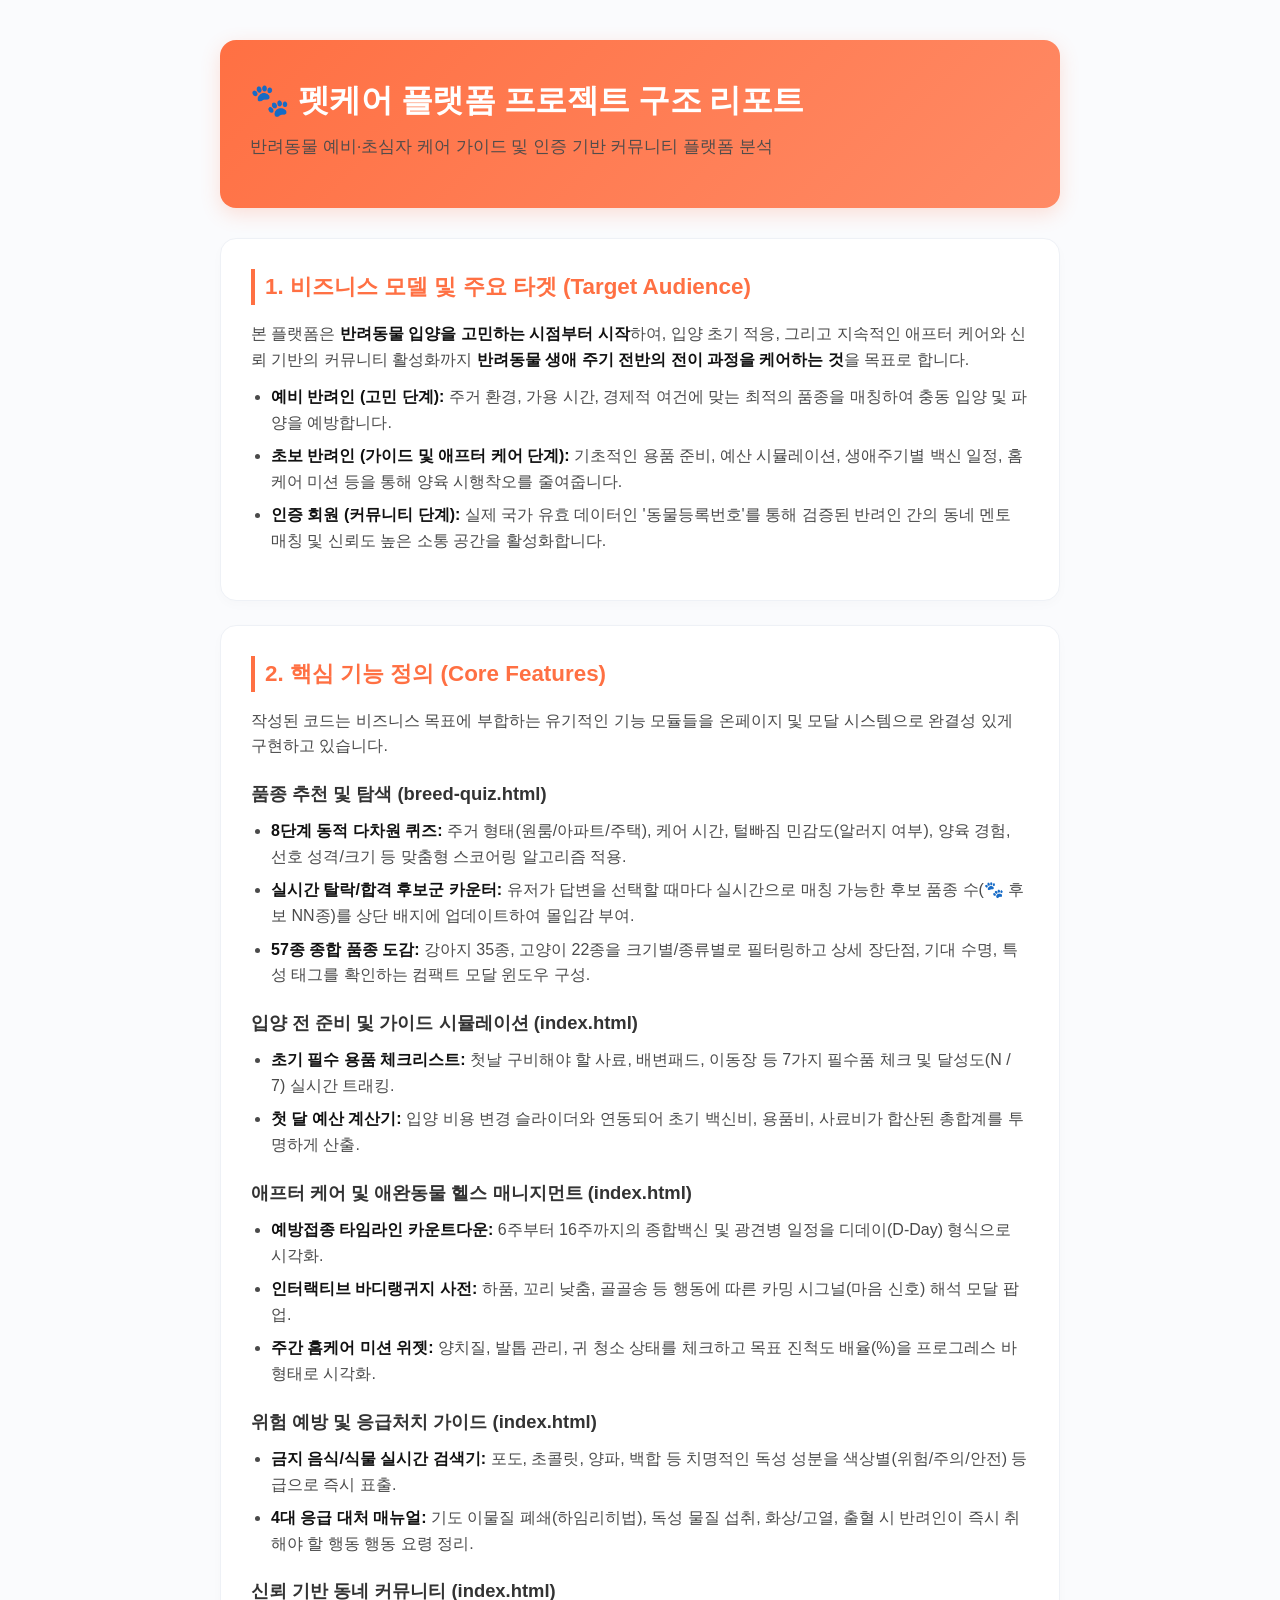
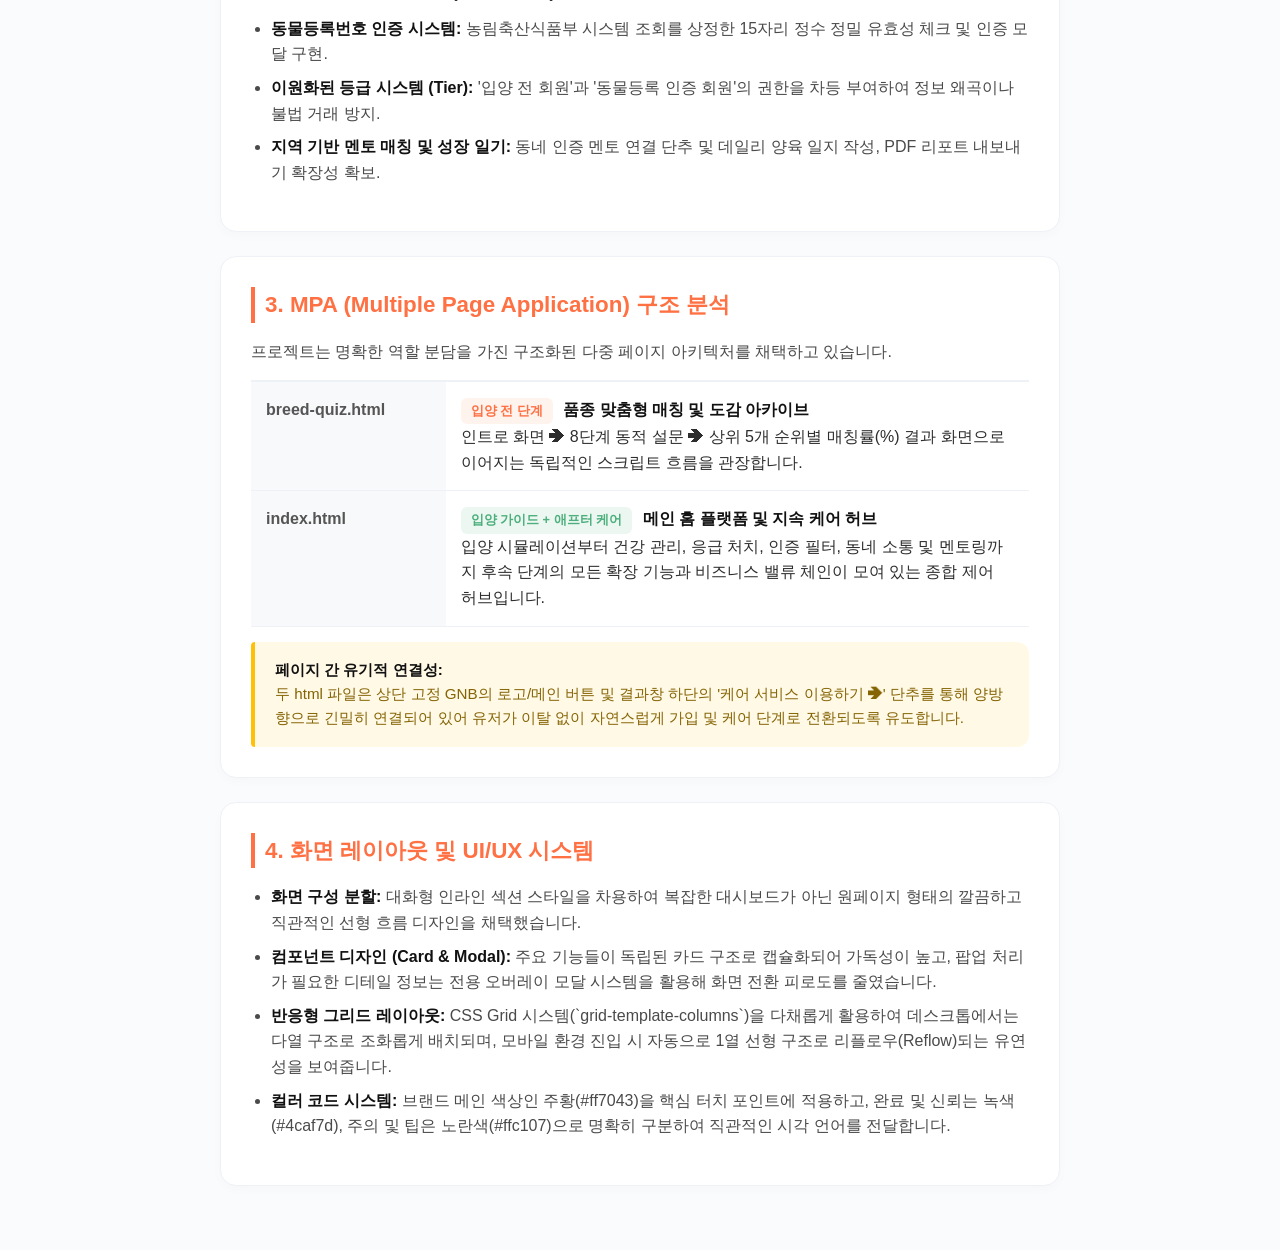
<file: petcare/반려동물_온보딩_케어_요약리포트.html>
<!doctype html>
<html lang="ko">
  <head>
    <meta charset="UTF-8" />
    <meta name="viewport" content="width=device-width, initial-scale=1.0" />
    <title>펫케어 플랫폼 - 구조 및 비즈니스 모델 요약 리포트</title>
    <style>
      *,
      *::before,
      *::after {
        box-sizing: border-box;
        margin: 0;
        padding: 0;
      }
      body {
        font-family: "Pretendard", "Apple SD Gothic Neo", sans-serif;
        background-color: #fafbfd;
        color: #2d2d2d;
        line-height: 1.6;
        padding: 40px 20px;
      }
      .container {
        max-width: 840px;
        margin: 0 auto;
      }
      .header-banner {
        margin-bottom: 30px;
        padding: 35px 30px;
        background: linear-gradient(135deg, #ff7043 0%, #ff8a65 100%);
        color: #ffffff;
        border-radius: 16px;
        box-shadow: 0 6px 20px rgba(255, 112, 67, 0.2);
      }
      .header-banner h1 {
        font-size: 2rem;
        font-weight: 900;
        margin-bottom: 8px;
        letter-spacing: -0.5px;
      }
      .header-banner p {
        font-size: 1.05rem;
        opacity: 0.95;
      }
      .section-block {
        margin-bottom: 24px;
        background: #ffffff;
        border-radius: 16px;
        padding: 30px;
        border: 1px solid #eef1f6;
        box-shadow: 0 4px 12px rgba(0, 0, 0, 0.02);
      }
      h2 {
        font-size: 1.4rem;
        font-weight: 800;
        color: #ff7043;
        margin-bottom: 16px;
        padding-left: 10px;
        border-left: 4px solid #ff7043;
      }
      h3 {
        font-size: 1.15rem;
        font-weight: 800;
        color: #333333;
        margin-top: 20px;
        margin-bottom: 10px;
      }
      p {
        margin-bottom: 12px;
        color: #4a4a4a;
      }
      ul {
        margin-bottom: 16px;
        padding-left: 20px;
      }
      li {
        margin-bottom: 8px;
        color: #4a4a4a;
      }
      strong {
        color: #111111;
        font-weight: 700;
      }
      .tag {
        display: inline-block;
        padding: 3px 10px;
        border-radius: 6px;
        font-size: 0.8rem;
        font-weight: 700;
        margin-right: 6px;
      }
      .tag-primary {
        background-color: #fff3ee;
        color: #ff7043;
      }
      .tag-secondary {
        background-color: #edf7f1;
        color: #4caf7d;
      }

      .table-layout {
        width: 100%;
        margin-top: 15px;
        border-collapse: collapse;
        border-top: 2px solid #eef1f6;
      }
      .table-row {
        border-bottom: 1px solid #eef1f6;
      }
      .table-row th {
        width: 25%;
        font-weight: 700;
        color: #555555;
        background-color: #f8f9fa;
        padding: 15px;
        text-align: left;
        vertical-align: top;
      }
      .table-row td {
        padding: 15px;
        vertical-align: top;
      }
      .highlight-box {
        background-color: #fff9e6;
        border-left: 4px solid #ffc107;
        padding: 16px 20px;
        border-radius: 4px 12px 12px 4px;
        font-size: 0.95rem;
        color: #856404;
        margin-top: 15px;
      }
    </style>
  </head>
  <body>
    <div class="container">
      <div class="header-banner">
        <h1>🐾 펫케어 플랫폼 프로젝트 구조 리포트</h1>
        <p>
          반려동물 예비·초심자 케어 가이드 및 인증 기반 커뮤니티 플랫폼 분석
        </p>
      </div>

      <div class="section-block">
        <h2>1. 비즈니스 모델 및 주요 타겟 (Target Audience)</h2>
        <p>
          본 플랫폼은
          <strong>반려동물 입양을 고민하는 시점부터 시작</strong>하여, 입양 초기
          적응, 그리고 지속적인 애프터 케어와 신뢰 기반의 커뮤니티 활성화까지
          <strong>반려동물 생애 주기 전반의 전이 과정을 케어하는 것</strong>을
          목표로 합니다.
        </p>
        <ul>
          <li>
            <strong>예비 반려인 (고민 단계):</strong> 주거 환경, 가용 시간,
            경제적 여건에 맞는 최적의 품종을 매칭하여 충동 입양 및 파양을
            예방합니다.
          </li>
          <li>
            <strong>초보 반려인 (가이드 및 애프터 케어 단계):</strong> 기초적인
            용품 준비, 예산 시뮬레이션, 생애주기별 백신 일정, 홈케어 미션 등을
            통해 양육 시행착오를 줄여줍니다.
          </li>
          <li>
            <strong>인증 회원 (커뮤니티 단계):</strong> 실제 국가 유효 데이터인
            '동물등록번호'를 통해 검증된 반려인 간의 동네 멘토 매칭 및 신뢰도
            높은 소통 공간을 활성화합니다.
          </li>
        </ul>
      </div>

      <div class="section-block">
        <h2>2. 핵심 기능 정의 (Core Features)</h2>
        <p>
          작성된 코드는 비즈니스 목표에 부합하는 유기적인 기능 모듈들을 온페이지
          및 모달 시스템으로 완결성 있게 구현하고 있습니다.
        </p>

        <h3>품종 추천 및 탐색 (breed-quiz.html)</h3>
        <ul>
          <li>
            <strong>8단계 동적 다차원 퀴즈:</strong> 주거
            형태(원룸/아파트/주택), 케어 시간, 털빠짐 민감도(알러지 여부), 양육
            경험, 선호 성격/크기 등 맞춤형 스코어링 알고리즘 적용.
          </li>
          <li>
            <strong>실시간 탈락/합격 후보군 카운터:</strong> 유저가 답변을
            선택할 때마다 실시간으로 매칭 가능한 후보 품종 수(🐾 후보 NN종)를
            상단 배지에 업데이트하여 몰입감 부여.
          </li>
          <li>
            <strong>57종 종합 품종 도감:</strong> 강아지 35종, 고양이 22종을
            크기별/종류별로 필터링하고 상세 장단점, 기대 수명, 특성 태그를
            확인하는 컴팩트 모달 윈도우 구성.
          </li>
        </ul>

        <h3>입양 전 준비 및 가이드 시뮬레이션 (index.html)</h3>
        <ul>
          <li>
            <strong>초기 필수 용품 체크리스트:</strong> 첫날 구비해야 할 사료,
            배변패드, 이동장 등 7가지 필수품 체크 및 달성도(N / 7) 실시간
            트래킹.
          </li>
          <li>
            <strong>첫 달 예산 계산기:</strong> 입양 비용 변경 슬라이더와
            연동되어 초기 백신비, 용품비, 사료비가 합산된 총합계를 투명하게
            산출.
          </li>
        </ul>

        <h3>애프터 케어 및 애완동물 헬스 매니지먼트 (index.html)</h3>
        <ul>
          <li>
            <strong>예방접종 타임라인 카운트다운:</strong> 6주부터 16주까지의
            종합백신 및 광견병 일정을 디데이(D-Day) 형식으로 시각화.
          </li>
          <li>
            <strong>인터랙티브 바디랭귀지 사전:</strong> 하품, 꼬리 낮춤, 골골송
            등 행동에 따른 카밍 시그널(마음 신호) 해석 모달 팝업.
          </li>
          <li>
            <strong>주간 홈케어 미션 위젯:</strong> 양치질, 발톱 관리, 귀 청소
            상태를 체크하고 목표 진척도 배율(%)을 프로그레스 바 형태로 시각화.
          </li>
        </ul>

        <h3>위험 예방 및 응급처치 가이드 (index.html)</h3>
        <ul>
          <li>
            <strong>금지 음식/식물 실시간 검색기:</strong> 포도, 초콜릿, 양파,
            백합 등 치명적인 독성 성분을 색상별(위험/주의/안전) 등급으로 즉시
            표출.
          </li>
          <li>
            <strong>4대 응급 대처 매뉴얼:</strong> 기도 이물질 폐쇄(하임리히법),
            독성 물질 섭취, 화상/고열, 출혈 시 반려인이 즉시 취해야 할 행동 행동
            요령 정리.
          </li>
        </ul>

        <h3>신뢰 기반 동네 커뮤니티 (index.html)</h3>
        <ul>
          <li>
            <strong>동물등록번호 인증 시스템:</strong> 농림축산식품부 시스템
            조회를 상정한 15자리 정수 정밀 유효성 체크 및 인증 모달 구현.
          </li>
          <li>
            <strong>이원화된 등급 시스템 (Tier):</strong> '입양 전 회원'과
            '동물등록 인증 회원'의 권한을 차등 부여하여 정보 왜곡이나 불법 거래
            방지.
          </li>
          <li>
            <strong>지역 기반 멘토 매칭 및 성장 일기:</strong> 동네 인증 멘토
            연결 단추 및 데일리 양육 일지 작성, PDF 리포트 내보내기 확장성 확보.
          </li>
        </ul>
      </div>

      <div class="section-block">
        <h2>3. MPA (Multiple Page Application) 구조 분석</h2>
        <p>
          프로젝트는 명확한 역할 분담을 가진 구조화된 다중 페이지 아키텍처를
          채택하고 있습니다.
        </p>

        <table class="table-layout">
          <tr class="table-row">
            <th>breed-quiz.html</th>
            <td>
              <span class="tag tag-primary">입양 전 단계</span>
              <strong>품종 맞춤형 매칭 및 도감 아카이브</strong><br />
              인트로 화면 ➔ 8단계 동적 설문 ➔ 상위 5개 순위별 매칭률(%) 결과
              화면으로 이어지는 독립적인 스크립트 흐름을 관장합니다.
            </td>
          </tr>
          <tr class="table-row">
            <th>index.html</th>
            <td>
              <span class="tag tag-secondary">입양 가이드 + 애프터 케어</span>
              <strong>메인 홈 플랫폼 및 지속 케어 허브</strong><br />
              입양 시뮬레이션부터 건강 관리, 응급 처치, 인증 필터, 동네 소통 및
              멘토링까지 후속 단계의 모든 확장 기능과 비즈니스 밸류 체인이 모여
              있는 종합 제어 허브입니다.
            </td>
          </tr>
        </table>

        <div class="highlight-box">
          <strong>페이지 간 유기적 연결성:</strong><br />
          두 html 파일은 상단 고정 GNB의 로고/메인 버튼 및 결과창 하단의 '케어
          서비스 이용하기 ➔' 단추를 통해 양방향으로 긴밀히 연결되어 있어 유저가
          이탈 없이 자연스럽게 가입 및 케어 단계로 전환되도록 유도합니다.
        </div>
      </div>

      <div class="section-block">
        <h2>4. 화면 레이아웃 및 UI/UX 시스템</h2>
        <ul>
          <li>
            <strong>화면 구성 분할:</strong> 대화형 인라인 섹션 스타일을
            차용하여 복잡한 대시보드가 아닌 원페이지 형태의 깔끔하고 직관적인
            선형 흐름 디자인을 채택했습니다.
          </li>
          <li>
            <strong>컴포넌트 디자인 (Card & Modal):</strong> 주요 기능들이
            독립된 카드 구조로 캡슐화되어 가독성이 높고, 팝업 처리가 필요한
            디테일 정보는 전용 오버레이 모달 시스템을 활용해 화면 전환 피로도를
            줄였습니다.
          </li>
          <li>
            <strong>반응형 그리드 레이아웃:</strong> CSS Grid
            시스템(`grid-template-columns`)을 다채롭게 활용하여 데스크톱에서는
            다열 구조로 조화롭게 배치되며, 모바일 환경 진입 시 자동으로 1열 선형
            구조로 리플로우(Reflow)되는 유연성을 보여줍니다.
          </li>
          <li>
            <strong>컬러 코드 시스템:</strong> 브랜드 메인 색상인
            주황(#ff7043)을 핵심 터치 포인트에 적용하고, 완료 및 신뢰는
            녹색(#4caf7d), 주의 및 팁은 노란색(#ffc107)으로 명확히 구분하여
            직관적인 시각 언어를 전달합니다.
          </li>
        </ul>
      </div>
    </div>
  </body>
</html>
</file>
